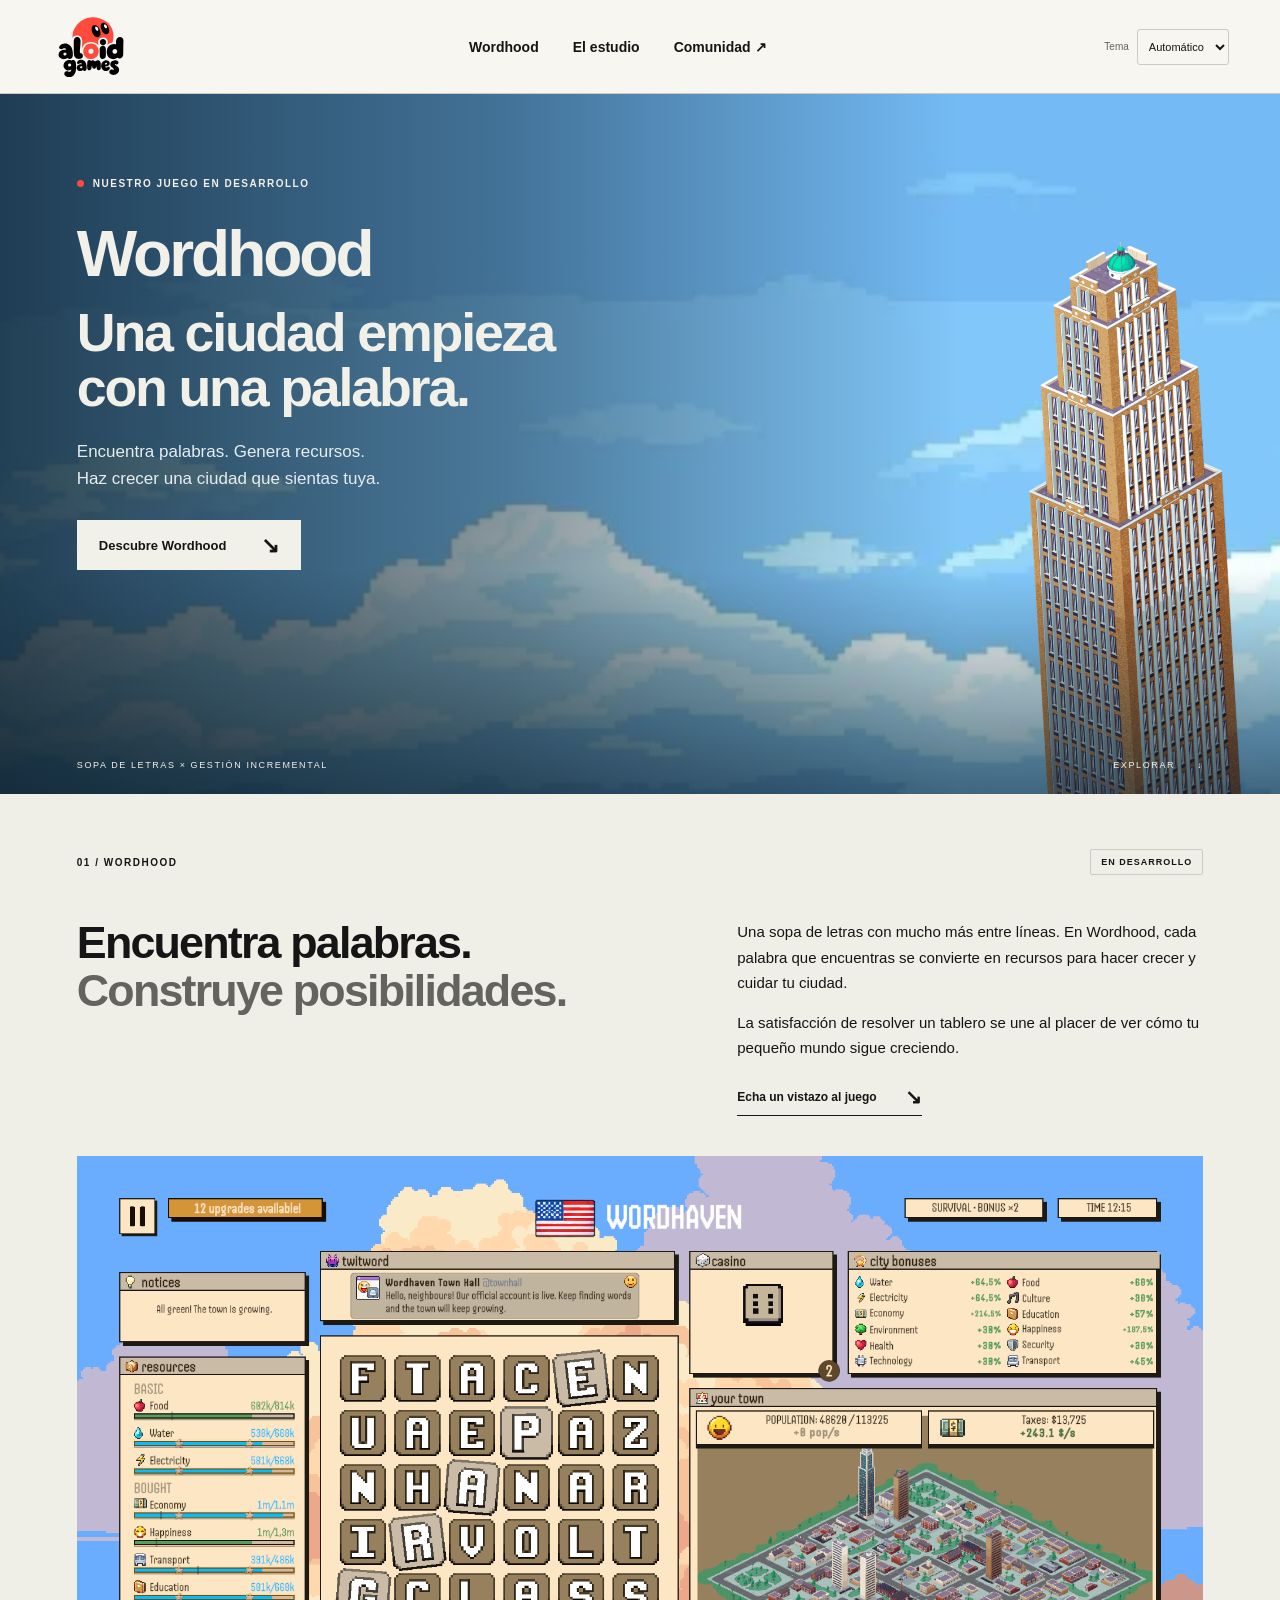
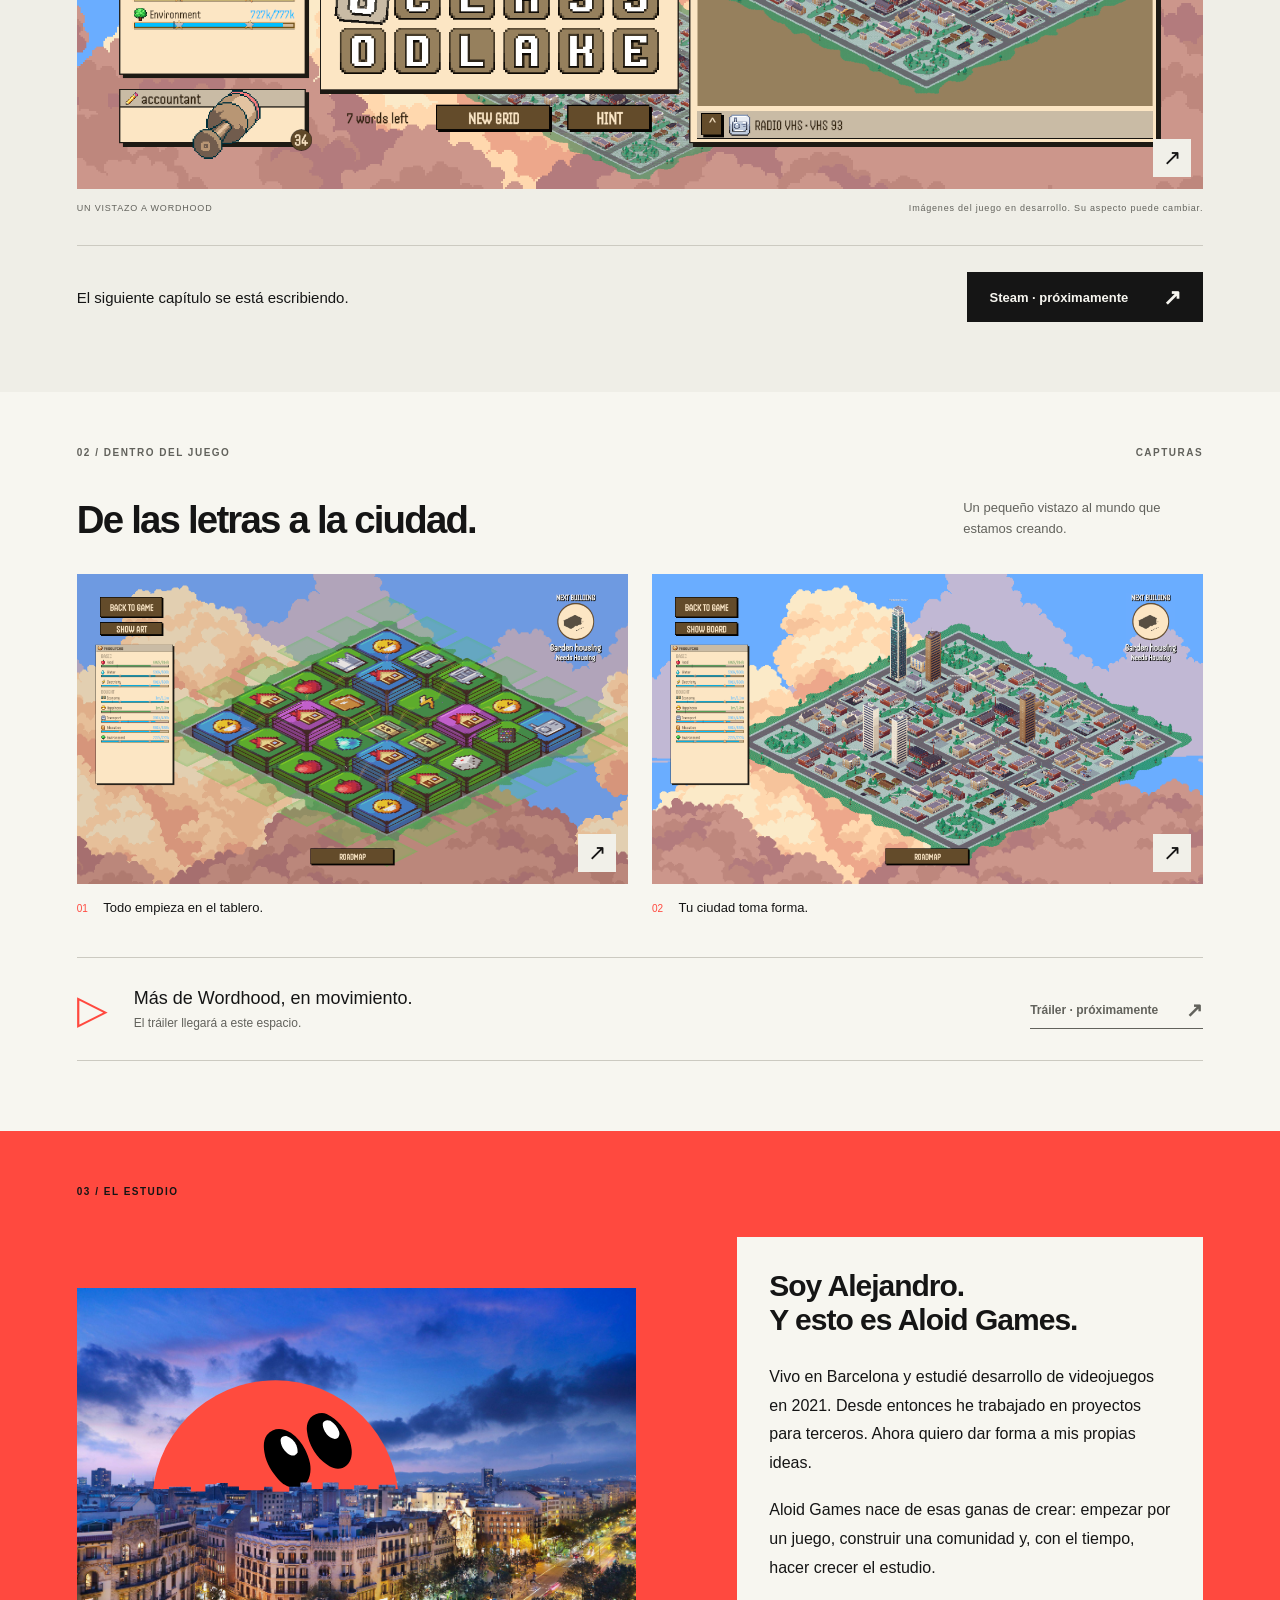
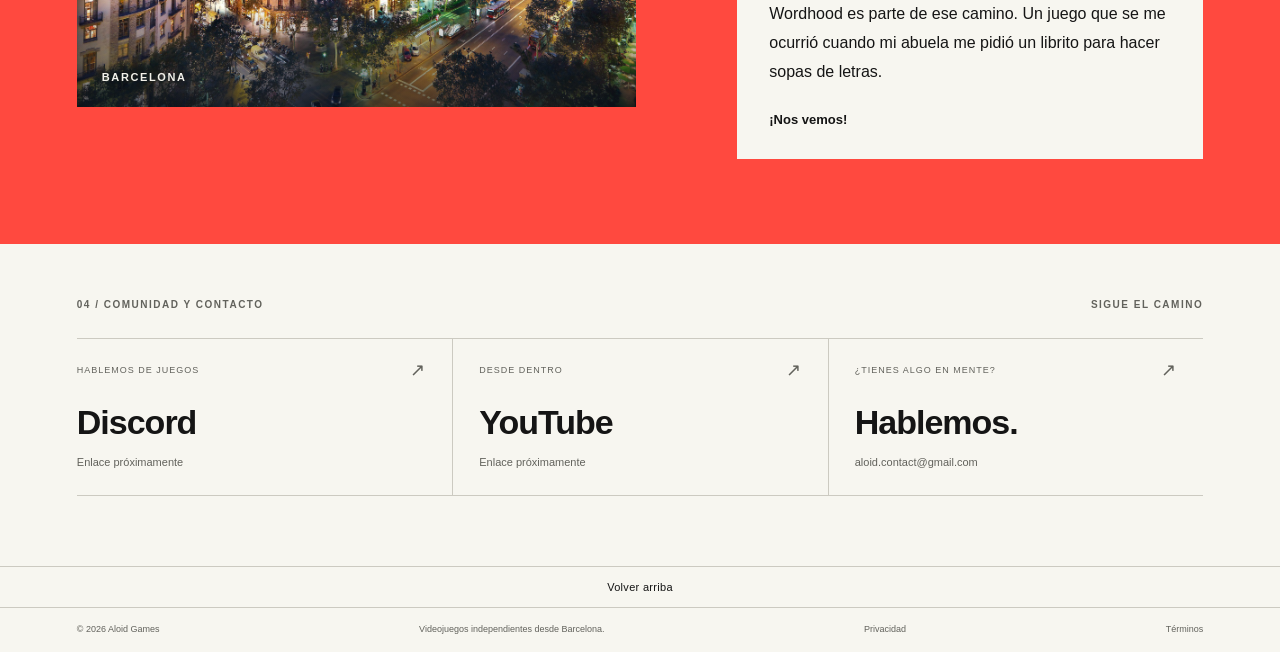
<file: docs/index.html>
<!doctype html>
<html lang="es">
<head>
  <meta charset="utf-8">
  <meta name="viewport" content="width=device-width, initial-scale=1">
  <meta name="theme-color" content="#151515">
  <meta name="description" content="Aloid Games, estudio indie de Barcelona. Descubre Wordhood: encuentra palabras, genera recursos y haz crecer tu ciudad.">
  <meta property="og:title" content="Aloid Games — Juegos con algo propio">
  <meta property="og:description" content="Descubre Wordhood. Una ciudad empieza con una palabra.">
  <meta property="og:type" content="website">
  <title>Aloid Games — Wordhood</title>
  <link rel="icon" href="assets/aloid-color.svg" type="image/svg+xml">
  <script src="theme.js"></script>
  <link rel="stylesheet" href="styles.css">
  <link rel="stylesheet" href="themes.css">
  <script src="config.js" defer></script>
  <script src="main.js" defer></script>
</head>
<body id="top">
  <a class="skip" href="#contenido">Saltar al contenido</a>
  <header class="header">
    <a href="#inicio" class="brand" aria-label="Aloid Games, inicio"><img class="logo-on-dark" src="assets/aloid-white.svg" alt="Aloid Games" width="80" height="80"><img class="logo-on-light" src="assets/aloid-color.svg" alt="Aloid Games" width="80" height="80"></a>
    <nav aria-label="Navegación principal"><a href="#wordhood">Wordhood</a><a href="#estudio">El estudio</a><a href="#comunidad">Comunidad <span aria-hidden="true">↗</span></a></nav>
    <div class="header-tools"><label class="theme-control" for="theme-select"><span>Tema</span><select id="theme-select" aria-label="Tema de la web"><option value="auto">Automático</option><option value="light">Claro</option><option value="dark">Oscuro</option></select></label></div>
  </header>
  <main id="contenido">
    <section class="hero" id="inicio" aria-labelledby="hero-title">
      <img class="hero-art" src="assets/wordhood-hero.png" alt="Ilustración de Wordhood: un rascacielos entre nubes de pixel art" fetchpriority="high" width="3840" height="1240">
      <div class="hero-shade"></div>
      <div class="hero-content"><p class="eyebrow"><span class="dot"></span> NUESTRO JUEGO EN DESARROLLO</p><p class="game-name">Wordhood</p><h1 id="hero-title">Una ciudad empieza<br>con una palabra.</h1><p class="hero-description">Encuentra palabras. Genera recursos.<br>Haz crecer una ciudad que sientas tuya.</p><a class="button light" href="#wordhood">Descubre Wordhood <span aria-hidden="true">↘</span></a></div>
      <div class="hero-bottom"><span>SOPA DE LETRAS × GESTIÓN INCREMENTAL</span><a href="#wordhood" aria-label="Desplazarse a Wordhood">EXPLORAR <span aria-hidden="true">↓</span></a></div>
    </section>
    <section class="game-section section-pad" id="wordhood" aria-labelledby="game-title">
      <div class="section-label"><span>01 / WORDHOOD</span><span class="status">EN DESARROLLO</span></div>
      <div class="game-intro"><h2 id="game-title">Encuentra palabras.<br><span>Construye posibilidades.</span></h2><div><p>Una sopa de letras con mucho más entre líneas. En Wordhood, cada palabra que encuentras se convierte en recursos para hacer crecer y cuidar tu ciudad.</p><p>La satisfacción de resolver un tablero se une al placer de ver cómo tu pequeño mundo sigue creciendo.</p><a class="text-link" href="#capturas">Echa un vistazo al juego <span aria-hidden="true">↘</span></a></div></div>
      <figure class="gameplay"><button class="image-button" data-image="assets/wordhood-partida.png" data-caption="Una partida de Wordhood" aria-label="Ampliar captura de una partida de Wordhood"><img src="assets/wordhood-partida.png" alt="Captura de Wordhood: tablero de letras, recursos y una ciudad isométrica" loading="lazy" width="1920" height="1080"><span class="expand" aria-hidden="true">↗</span></button><figcaption><span>UN VISTAZO A WORDHOOD</span><span>Imágenes del juego en desarrollo. Su aspecto puede cambiar.</span></figcaption></figure>
      <div class="steam-row"><p>El siguiente capítulo se está escribiendo.</p><a class="button dark" data-link="steam" aria-disabled="true">Steam · próximamente <span aria-hidden="true">↗</span></a></div>
    </section>
    <section class="media-section section-pad" id="capturas" aria-labelledby="media-title"><div class="section-label"><span>02 / DENTRO DEL JUEGO</span><span>CAPTURAS</span></div><div class="media-heading"><h2 id="media-title">De las letras a la ciudad.</h2><p>Un pequeño vistazo al mundo que estamos creando.</p></div><div class="gallery"><figure><button class="image-button" data-image="assets/wordhood-tablero.png" data-caption="El tablero de Wordhood" aria-label="Ampliar captura del tablero"><img src="assets/wordhood-tablero.png" alt="Detalle del tablero de letras de Wordhood" width="1920" height="1080" loading="lazy"><span class="expand" aria-hidden="true">↗</span></button><figcaption><span>01</span> Todo empieza en el tablero.</figcaption></figure><figure><button class="image-button" data-image="assets/wordhood-ciudad.png" data-caption="La ciudad de Wordhood" aria-label="Ampliar captura de la ciudad"><img src="assets/wordhood-ciudad.png" alt="Vista de la ciudad en Wordhood" width="1920" height="1080" loading="lazy"><span class="expand" aria-hidden="true">↗</span></button><figcaption><span>02</span> Tu ciudad toma forma.</figcaption></figure></div><div class="trailer" id="trailer"><span class="play-symbol" aria-hidden="true">▷</span><div><h3>Más de Wordhood, en movimiento.</h3><p id="trailer-description">El tráiler llegará a este espacio.</p></div><a data-link="trailer" class="text-link" aria-disabled="true">Tráiler · próximamente <span aria-hidden="true">↗</span></a></div></section>
    <section class="about section-pad" id="estudio" aria-labelledby="studio-title"><div class="section-label"><span>03 / EL ESTUDIO</span></div><div class="about-grid"><figure class="studio-photo"><img class="barcelona-photo" src="assets/barcelona.jpg" alt="Barcelona al anochecer, con sus edificios y el paseo iluminado" width="2481" height="1861" loading="lazy"><img class="studio-mascot" src="assets/aloid-mascota.svg" alt="La mascota de Aloid Games asoma detrás de los tejados de Barcelona" width="512" height="512" loading="lazy"><img class="barcelona-foreground" src="assets/barcelona.jpg" alt="" aria-hidden="true" width="2481" height="1861" loading="lazy"><figcaption>BARCELONA </figcaption></figure><div class="about-copy"><h2 class="lead" id="studio-title">Soy Alejandro.<br>Y esto es Aloid Games.</h2><p>Vivo en Barcelona y estudié desarrollo de videojuegos en 2021. Desde entonces he trabajado en proyectos para terceros. Ahora quiero dar forma a mis propias ideas.</p><p>Aloid Games nace de esas ganas de crear: empezar por un juego, construir una comunidad y, con el tiempo, hacer crecer el estudio.</p><p>Wordhood es parte de ese camino. Un juego que se me ocurrió cuando mi abuela me pidió un librito para hacer sopas de letras.</p><span class="signature">¡Nos vemos!</span></div></div></section>
    <section class="community section-pad" id="comunidad" aria-labelledby="community-title"><div class="section-label"><span>04 / COMUNIDAD Y CONTACTO</span><span>SIGUE EL CAMINO</span></div><h2 id="community-title" class="visually-hidden">Comunidad y contacto</h2><div class="socials"><a data-link="discord" aria-disabled="true"><span class="social-top">HABLEMOS DE JUEGOS <span aria-hidden="true">↗</span></span><span class="social-name">Discord</span><span class="social-status">Enlace próximamente</span></a><a data-link="youtube" aria-disabled="true"><span class="social-top">DESDE DENTRO <span aria-hidden="true">↗</span></span><span class="social-name">YouTube</span><span class="social-status">Enlace próximamente</span></a><a data-link="email" aria-disabled="true"><span class="social-top">¿TIENES ALGO EN MENTE? <span aria-hidden="true">↗</span></span><span class="social-name">Hablemos.</span><span class="social-status">Contacto próximamente</span></a></div></section>
  </main>
  <footer><a class="back-to-top" href="#top">Volver arriba</a><div class="footer-bottom"><span>© <span id="year">2026</span> Aloid Games</span><span>Videojuegos independientes desde Barcelona.</span><a href="wordhood/privacy/">Privacidad</a><a href="wordhood/terms/">Términos</a></div></footer>
  <dialog id="lightbox" aria-labelledby="lightbox-caption"><div class="lightbox-top"><p id="lightbox-caption"></p><button class="close-modal" aria-label="Cerrar captura">Cerrar ×</button></div><img id="lightbox-image" alt=""></dialog>
</body>
</html>
</file>
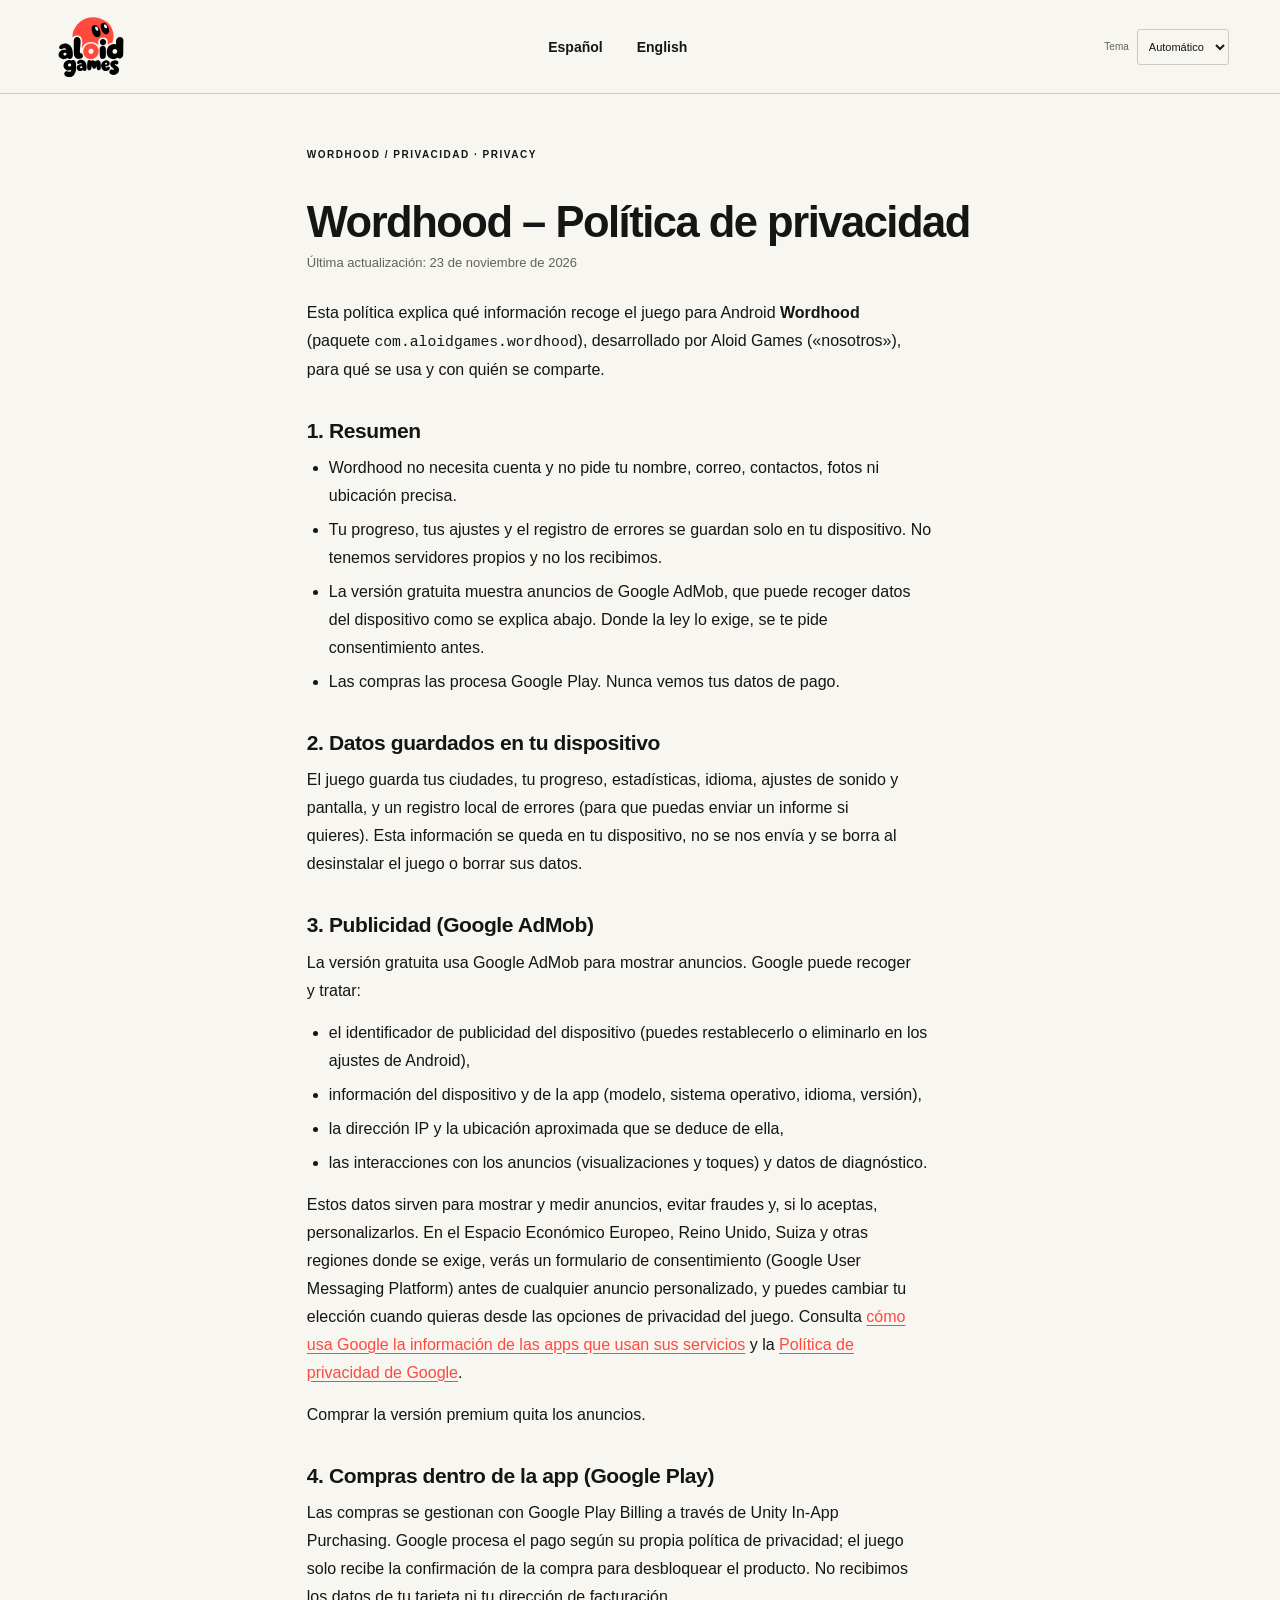
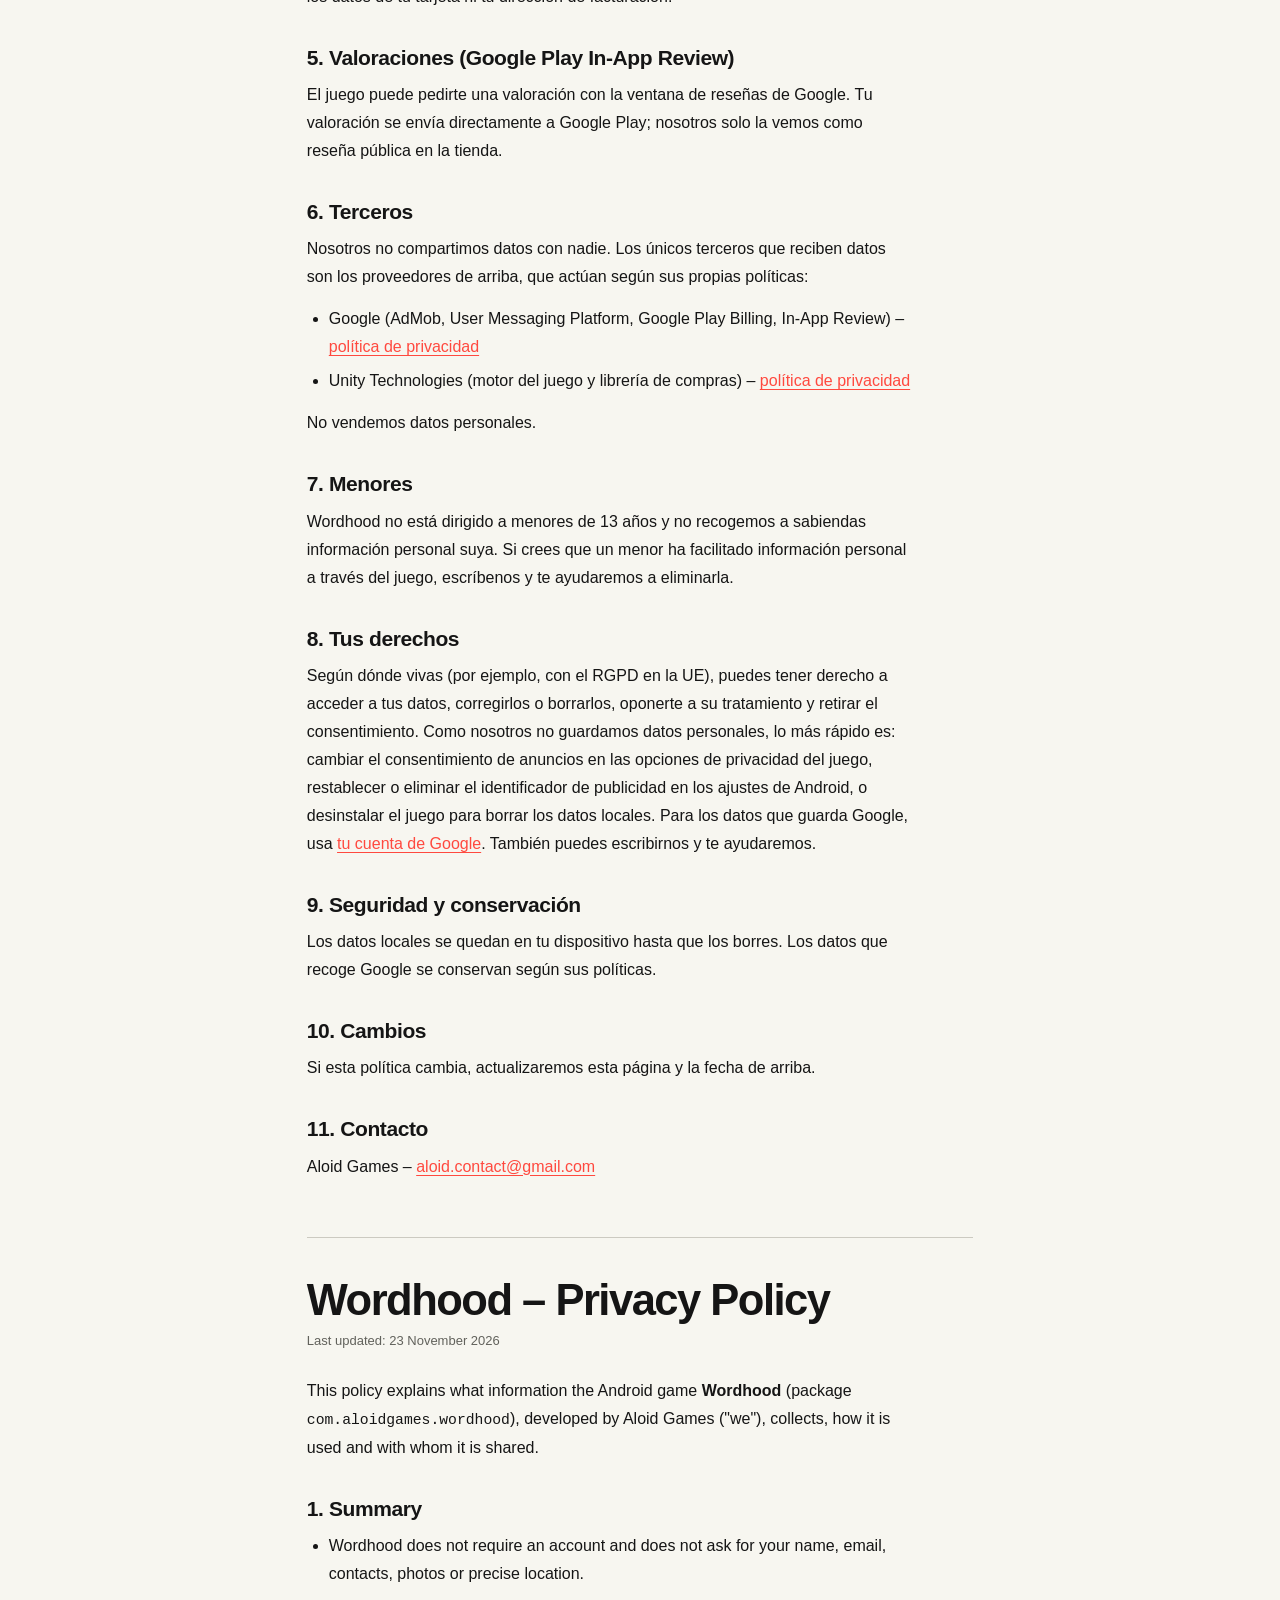
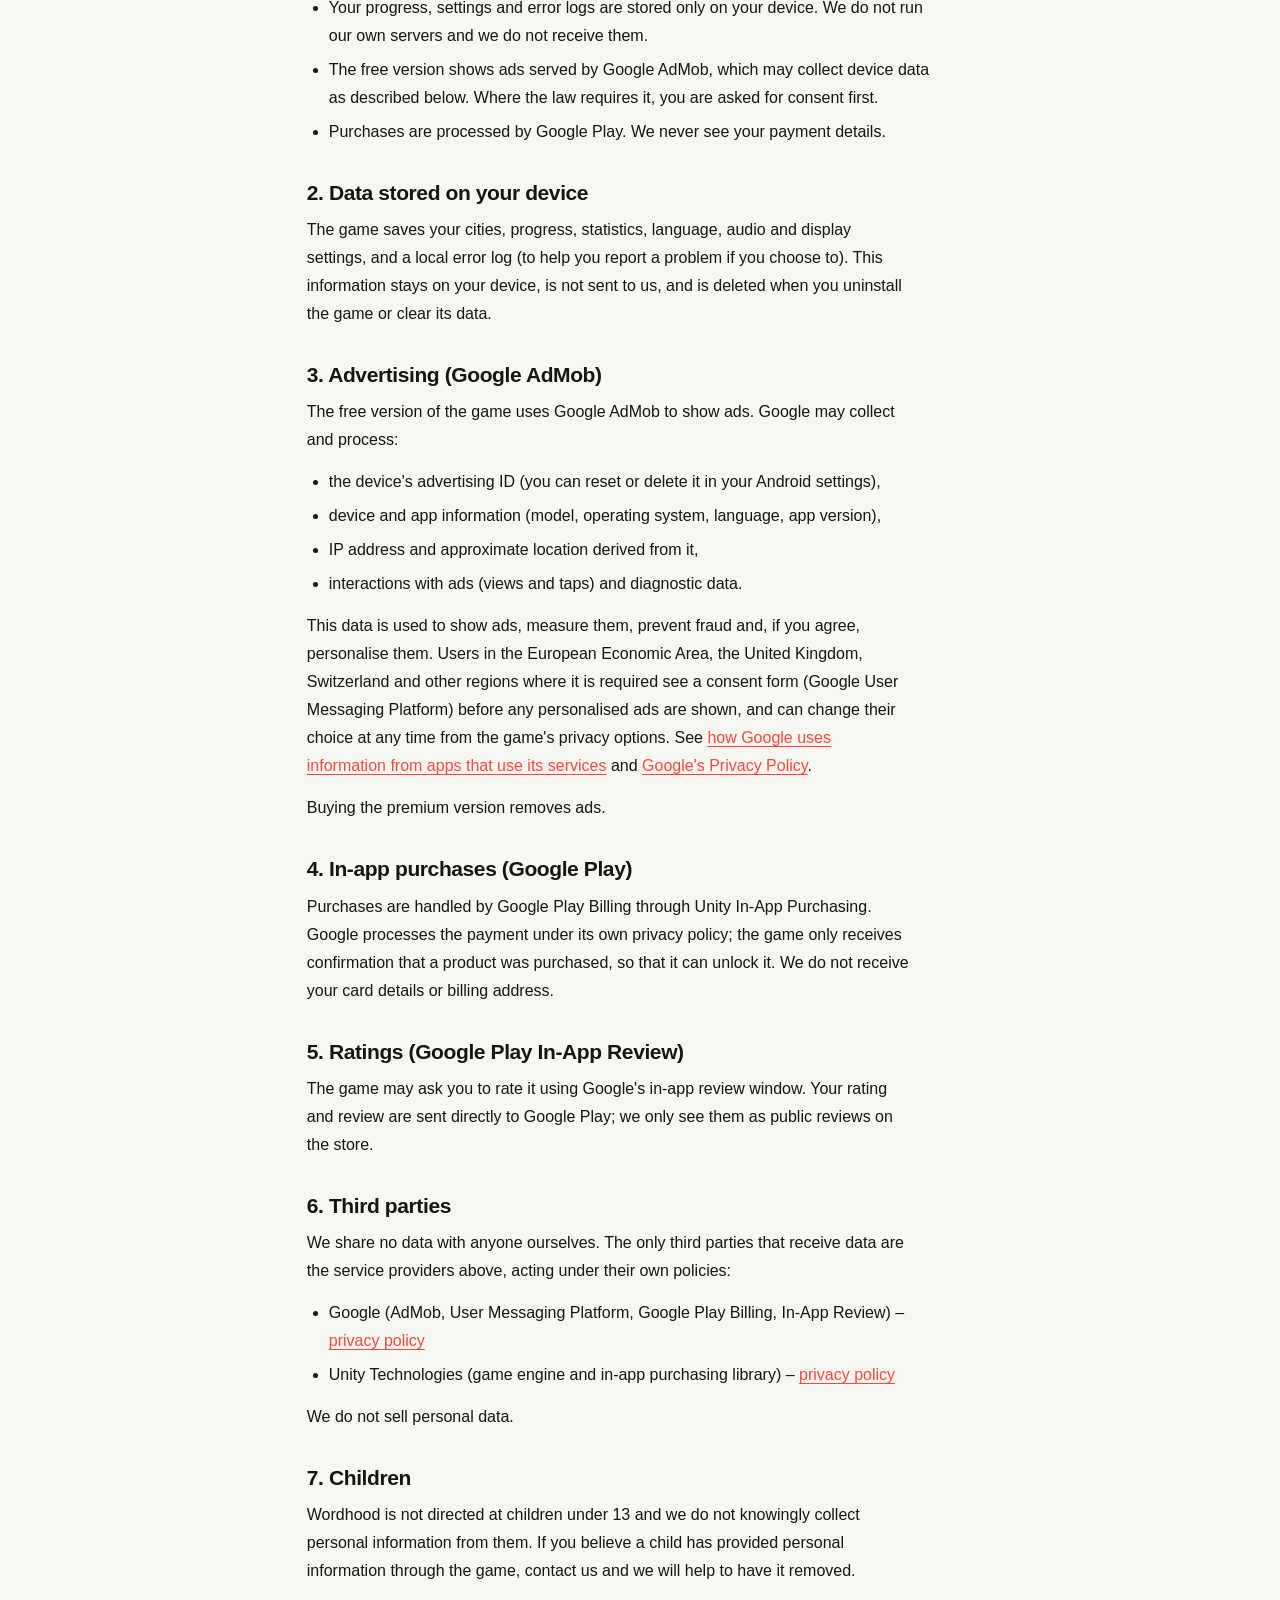
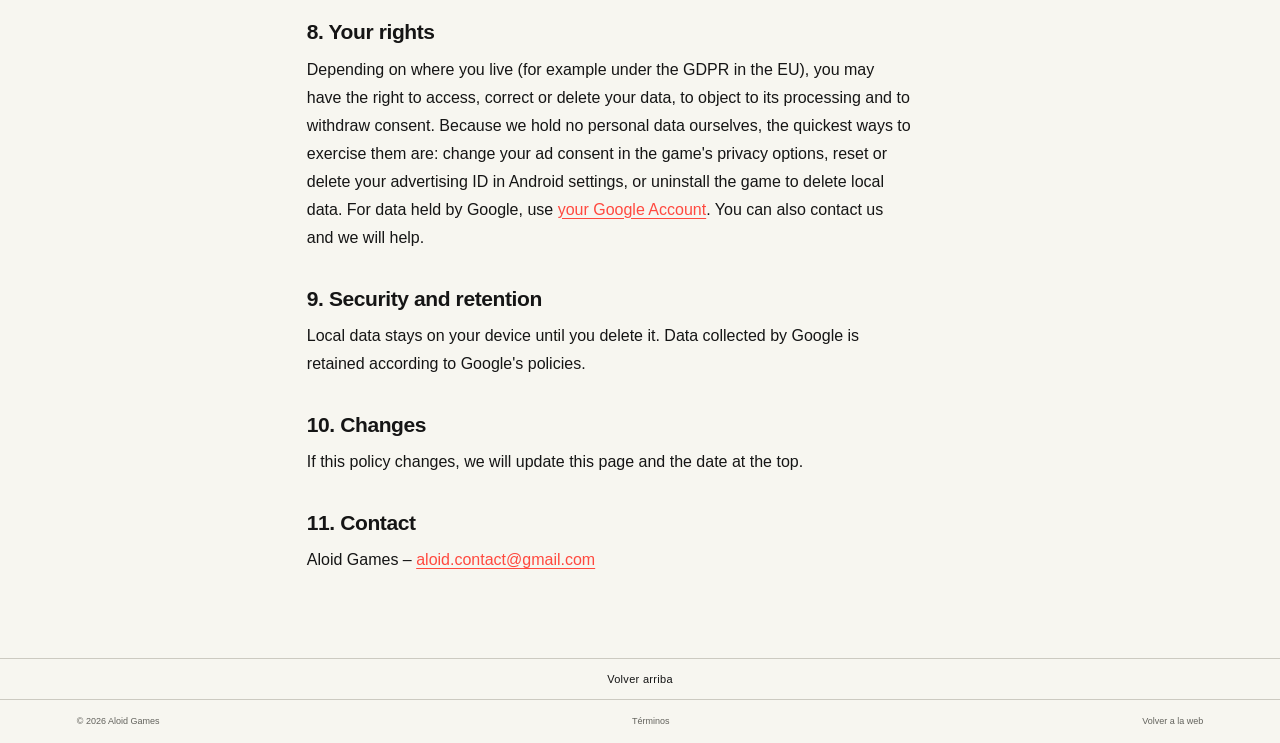
<file: docs/wordhood/privacy/index.html>
<!doctype html>
<html lang="es">
<head>
  <meta charset="utf-8">
  <meta name="viewport" content="width=device-width, initial-scale=1">
  <meta name="theme-color" content="#151515">
  <meta name="description" content="Política de privacidad de Wordhood, de Aloid Games. Privacy policy of Wordhood.">
  <title>Wordhood — Privacidad · Privacy</title>
  <link rel="icon" href="../../assets/aloid-color.svg" type="image/svg+xml">
  <script src="../../theme.js"></script>
  <link rel="stylesheet" href="../../styles.css">
  <link rel="stylesheet" href="../../themes.css">
  <link rel="stylesheet" href="../../legal.css">
</head>
<body id="top">
  <a class="skip" href="#contenido">Saltar al contenido</a>
  <header class="header">
    <a href="../../" class="brand" aria-label="Aloid Games, inicio"><img class="logo-on-dark" src="../../assets/aloid-white.svg" alt="Aloid Games" width="80" height="80"><img class="logo-on-light" src="../../assets/aloid-color.svg" alt="Aloid Games" width="80" height="80"></a>
    <nav aria-label="Idioma de la política"><a href="#es">Español</a><a href="#en">English</a></nav>
    <div class="header-tools"><label class="theme-control" for="theme-select"><span>Tema</span><select id="theme-select" aria-label="Tema de la web"><option value="auto">Automático</option><option value="light">Claro</option><option value="dark">Oscuro</option></select></label></div>
  </header>
  <main id="contenido" class="legal section-pad">
    <div class="section-label"><span>WORDHOOD / PRIVACIDAD · PRIVACY</span></div>
    <article id="es" lang="es">
<h1>Wordhood – Política de privacidad</h1>
<p class="meta">Última actualización: 23 de noviembre de 2026</p>

<p>Esta política explica qué información recoge el juego para Android <strong>Wordhood</strong> (paquete <code>com.aloidgames.wordhood</code>), desarrollado por Aloid Games («nosotros»), para qué se usa y con quién se comparte.</p>

<h2>1. Resumen</h2>
<ul>
  <li>Wordhood no necesita cuenta y no pide tu nombre, correo, contactos, fotos ni ubicación precisa.</li>
  <li>Tu progreso, tus ajustes y el registro de errores se guardan solo en tu dispositivo. No tenemos servidores propios y no los recibimos.</li>
  <li>La versión gratuita muestra anuncios de Google AdMob, que puede recoger datos del dispositivo como se explica abajo. Donde la ley lo exige, se te pide consentimiento antes.</li>
  <li>Las compras las procesa Google Play. Nunca vemos tus datos de pago.</li>
</ul>

<h2>2. Datos guardados en tu dispositivo</h2>
<p>El juego guarda tus ciudades, tu progreso, estadísticas, idioma, ajustes de sonido y pantalla, y un registro local de errores (para que puedas enviar un informe si quieres). Esta información se queda en tu dispositivo, no se nos envía y se borra al desinstalar el juego o borrar sus datos.</p>

<h2>3. Publicidad (Google AdMob)</h2>
<p>La versión gratuita usa Google AdMob para mostrar anuncios. Google puede recoger y tratar:</p>
<ul>
  <li>el identificador de publicidad del dispositivo (puedes restablecerlo o eliminarlo en los ajustes de Android),</li>
  <li>información del dispositivo y de la app (modelo, sistema operativo, idioma, versión),</li>
  <li>la dirección IP y la ubicación aproximada que se deduce de ella,</li>
  <li>las interacciones con los anuncios (visualizaciones y toques) y datos de diagnóstico.</li>
</ul>
<p>Estos datos sirven para mostrar y medir anuncios, evitar fraudes y, si lo aceptas, personalizarlos. En el Espacio Económico Europeo, Reino Unido, Suiza y otras regiones donde se exige, verás un formulario de consentimiento (Google User Messaging Platform) antes de cualquier anuncio personalizado, y puedes cambiar tu elección cuando quieras desde las opciones de privacidad del juego. Consulta <a href="https://policies.google.com/technologies/partner-sites?hl=es">cómo usa Google la información de las apps que usan sus servicios</a> y la <a href="https://policies.google.com/privacy?hl=es">Política de privacidad de Google</a>.</p>
<p>Comprar la versión premium quita los anuncios.</p>

<h2>4. Compras dentro de la app (Google Play)</h2>
<p>Las compras se gestionan con Google Play Billing a través de Unity In-App Purchasing. Google procesa el pago según su propia política de privacidad; el juego solo recibe la confirmación de la compra para desbloquear el producto. No recibimos los datos de tu tarjeta ni tu dirección de facturación.</p>

<h2>5. Valoraciones (Google Play In-App Review)</h2>
<p>El juego puede pedirte una valoración con la ventana de reseñas de Google. Tu valoración se envía directamente a Google Play; nosotros solo la vemos como reseña pública en la tienda.</p>

<h2>6. Terceros</h2>
<p>Nosotros no compartimos datos con nadie. Los únicos terceros que reciben datos son los proveedores de arriba, que actúan según sus propias políticas:</p>
<ul>
  <li>Google (AdMob, User Messaging Platform, Google Play Billing, In-App Review) – <a href="https://policies.google.com/privacy?hl=es">política de privacidad</a></li>
  <li>Unity Technologies (motor del juego y librería de compras) – <a href="https://unity.com/legal/privacy-policy">política de privacidad</a></li>
</ul>
<p>No vendemos datos personales.</p>

<h2>7. Menores</h2>
<p>Wordhood no está dirigido a menores de 13 años y no recogemos a sabiendas información personal suya. Si crees que un menor ha facilitado información personal a través del juego, escríbenos y te ayudaremos a eliminarla.</p>

<h2>8. Tus derechos</h2>
<p>Según dónde vivas (por ejemplo, con el RGPD en la UE), puedes tener derecho a acceder a tus datos, corregirlos o borrarlos, oponerte a su tratamiento y retirar el consentimiento. Como nosotros no guardamos datos personales, lo más rápido es: cambiar el consentimiento de anuncios en las opciones de privacidad del juego, restablecer o eliminar el identificador de publicidad en los ajustes de Android, o desinstalar el juego para borrar los datos locales. Para los datos que guarda Google, usa <a href="https://myaccount.google.com/">tu cuenta de Google</a>. También puedes escribirnos y te ayudaremos.</p>

<h2>9. Seguridad y conservación</h2>
<p>Los datos locales se quedan en tu dispositivo hasta que los borres. Los datos que recoge Google se conservan según sus políticas.</p>

<h2>10. Cambios</h2>
<p>Si esta política cambia, actualizaremos esta página y la fecha de arriba.</p>

<h2>11. Contacto</h2>
<p>Aloid Games – <a href="mailto:aloid.contact@gmail.com">aloid.contact@gmail.com</a></p>
</article>
    <article id="en" lang="en">
<h1>Wordhood – Privacy Policy</h1>
<p class="meta">Last updated: 23 November 2026</p>

<p>This policy explains what information the Android game <strong>Wordhood</strong> (package <code>com.aloidgames.wordhood</code>), developed by Aloid Games ("we"), collects, how it is used and with whom it is shared.</p>

<h2>1. Summary</h2>
<ul>
  <li>Wordhood does not require an account and does not ask for your name, email, contacts, photos or precise location.</li>
  <li>Your progress, settings and error logs are stored only on your device. We do not run our own servers and we do not receive them.</li>
  <li>The free version shows ads served by Google AdMob, which may collect device data as described below. Where the law requires it, you are asked for consent first.</li>
  <li>Purchases are processed by Google Play. We never see your payment details.</li>
</ul>

<h2>2. Data stored on your device</h2>
<p>The game saves your cities, progress, statistics, language, audio and display settings, and a local error log (to help you report a problem if you choose to). This information stays on your device, is not sent to us, and is deleted when you uninstall the game or clear its data.</p>

<h2>3. Advertising (Google AdMob)</h2>
<p>The free version of the game uses Google AdMob to show ads. Google may collect and process:</p>
<ul>
  <li>the device's advertising ID (you can reset or delete it in your Android settings),</li>
  <li>device and app information (model, operating system, language, app version),</li>
  <li>IP address and approximate location derived from it,</li>
  <li>interactions with ads (views and taps) and diagnostic data.</li>
</ul>
<p>This data is used to show ads, measure them, prevent fraud and, if you agree, personalise them. Users in the European Economic Area, the United Kingdom, Switzerland and other regions where it is required see a consent form (Google User Messaging Platform) before any personalised ads are shown, and can change their choice at any time from the game's privacy options. See <a href="https://policies.google.com/technologies/partner-sites">how Google uses information from apps that use its services</a> and <a href="https://policies.google.com/privacy">Google's Privacy Policy</a>.</p>
<p>Buying the premium version removes ads.</p>

<h2>4. In-app purchases (Google Play)</h2>
<p>Purchases are handled by Google Play Billing through Unity In-App Purchasing. Google processes the payment under its own privacy policy; the game only receives confirmation that a product was purchased, so that it can unlock it. We do not receive your card details or billing address.</p>

<h2>5. Ratings (Google Play In-App Review)</h2>
<p>The game may ask you to rate it using Google's in-app review window. Your rating and review are sent directly to Google Play; we only see them as public reviews on the store.</p>

<h2>6. Third parties</h2>
<p>We share no data with anyone ourselves. The only third parties that receive data are the service providers above, acting under their own policies:</p>
<ul>
  <li>Google (AdMob, User Messaging Platform, Google Play Billing, In-App Review) – <a href="https://policies.google.com/privacy">privacy policy</a></li>
  <li>Unity Technologies (game engine and in-app purchasing library) – <a href="https://unity.com/legal/privacy-policy">privacy policy</a></li>
</ul>
<p>We do not sell personal data.</p>

<h2>7. Children</h2>
<p>Wordhood is not directed at children under 13 and we do not knowingly collect personal information from them. If you believe a child has provided personal information through the game, contact us and we will help to have it removed.</p>

<h2>8. Your rights</h2>
<p>Depending on where you live (for example under the GDPR in the EU), you may have the right to access, correct or delete your data, to object to its processing and to withdraw consent. Because we hold no personal data ourselves, the quickest ways to exercise them are: change your ad consent in the game's privacy options, reset or delete your advertising ID in Android settings, or uninstall the game to delete local data. For data held by Google, use <a href="https://myaccount.google.com/">your Google Account</a>. You can also contact us and we will help.</p>

<h2>9. Security and retention</h2>
<p>Local data stays on your device until you delete it. Data collected by Google is retained according to Google's policies.</p>

<h2>10. Changes</h2>
<p>If this policy changes, we will update this page and the date at the top.</p>

<h2>11. Contact</h2>
<p>Aloid Games – <a href="mailto:aloid.contact@gmail.com">aloid.contact@gmail.com</a></p>
</article>
  </main>
  <footer><a class="back-to-top" href="#top">Volver arriba</a><div class="footer-bottom"><span>© 2026 Aloid Games</span><a href="../terms/">Términos</a><a href="../../">Volver a la web</a></div></footer>
</body>
</html>
</file>
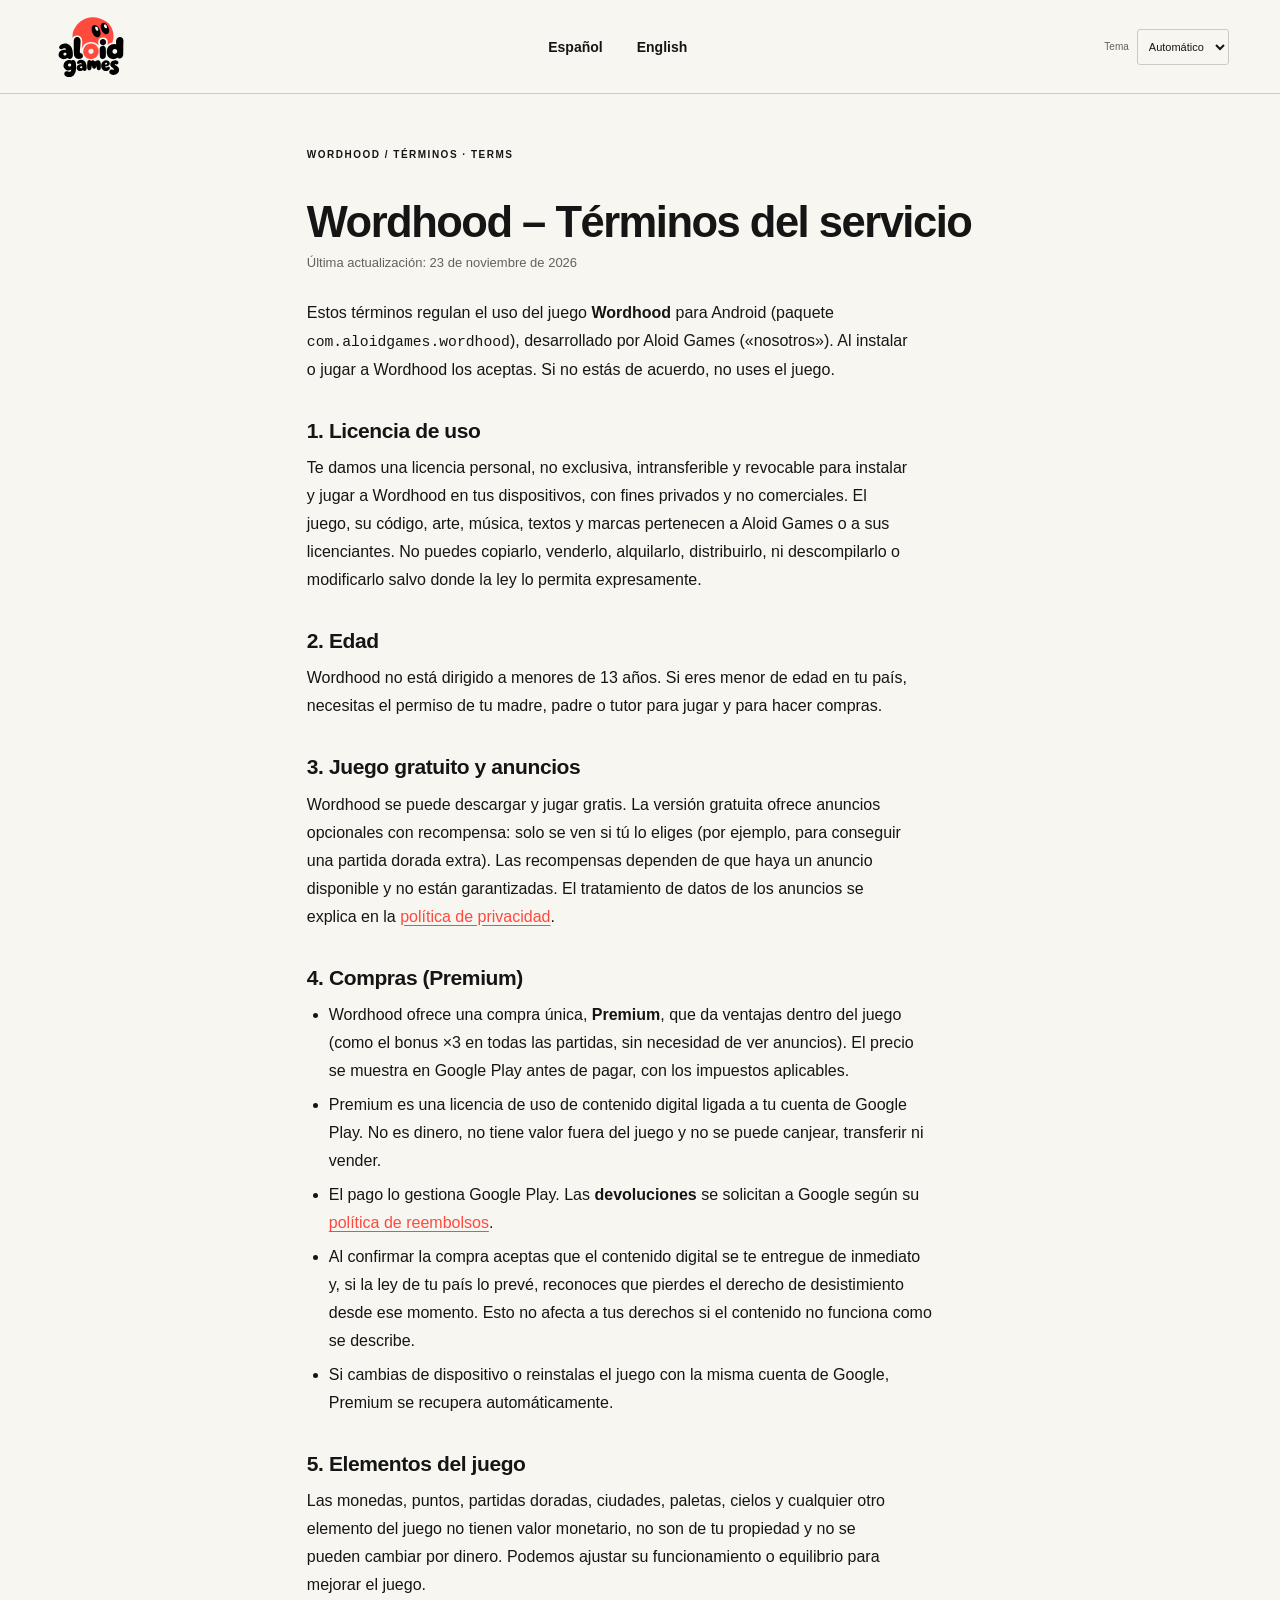
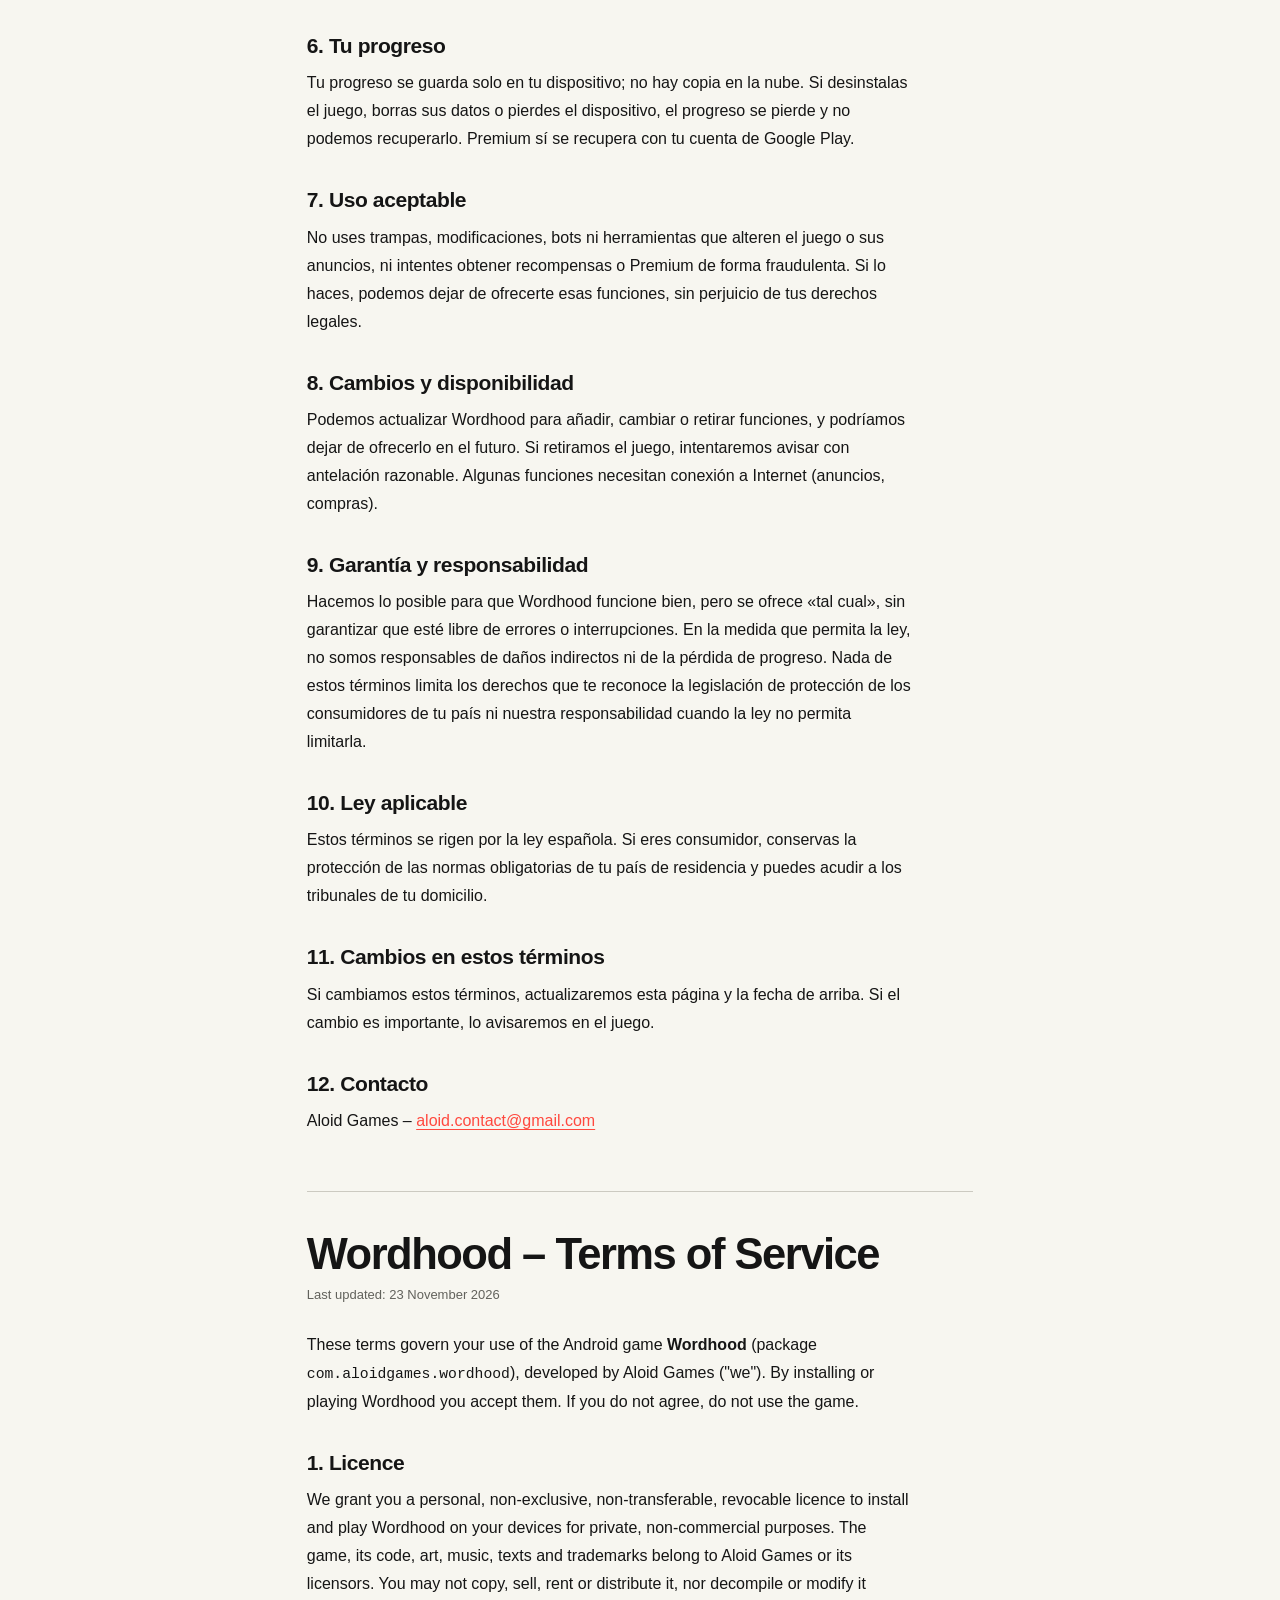
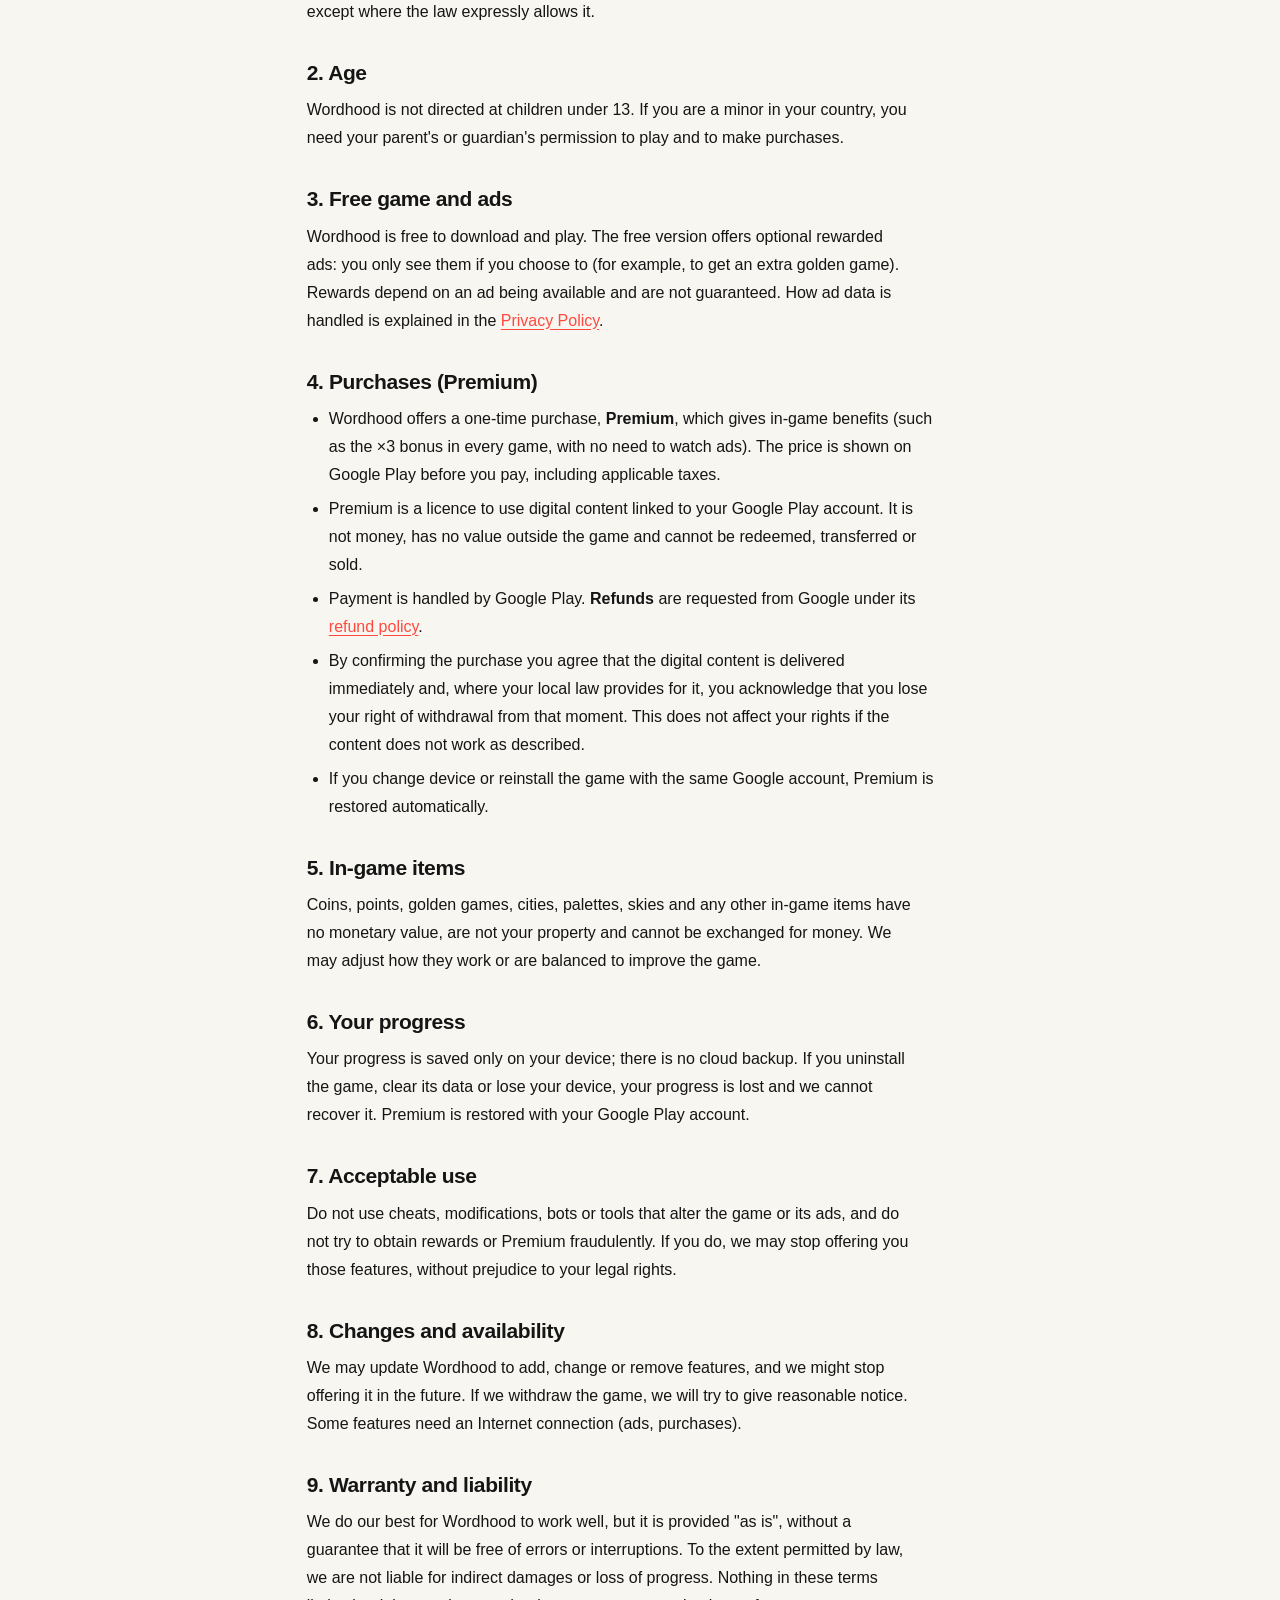
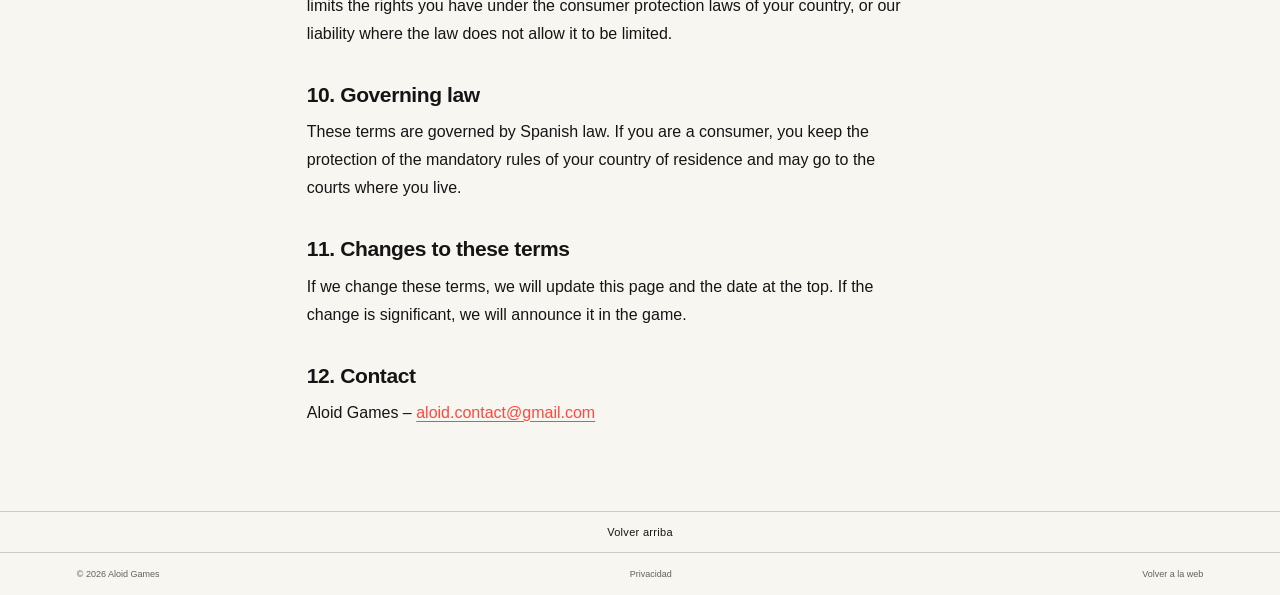
<file: docs/wordhood/terms/index.html>
<!doctype html>
<html lang="es">
<head>
  <meta charset="utf-8">
  <meta name="viewport" content="width=device-width, initial-scale=1">
  <meta name="theme-color" content="#151515">
  <meta name="description" content="Términos del servicio de Wordhood, de Aloid Games. Terms of Service of Wordhood.">
  <title>Wordhood — Términos · Terms</title>
  <link rel="icon" href="../../assets/aloid-color.svg" type="image/svg+xml">
  <script src="../../theme.js"></script>
  <link rel="stylesheet" href="../../styles.css">
  <link rel="stylesheet" href="../../themes.css">
  <link rel="stylesheet" href="../../legal.css">
</head>
<body id="top">
  <a class="skip" href="#contenido">Saltar al contenido</a>
  <header class="header">
    <a href="../../" class="brand" aria-label="Aloid Games, inicio"><img class="logo-on-dark" src="../../assets/aloid-white.svg" alt="Aloid Games" width="80" height="80"><img class="logo-on-light" src="../../assets/aloid-color.svg" alt="Aloid Games" width="80" height="80"></a>
    <nav aria-label="Idioma de los términos"><a href="#es">Español</a><a href="#en">English</a></nav>
    <div class="header-tools"><label class="theme-control" for="theme-select"><span>Tema</span><select id="theme-select" aria-label="Tema de la web"><option value="auto">Automático</option><option value="light">Claro</option><option value="dark">Oscuro</option></select></label></div>
  </header>
  <main id="contenido" class="legal section-pad">
    <div class="section-label"><span>WORDHOOD / TÉRMINOS · TERMS</span></div>

    <article id="es" lang="es">
<h1>Wordhood – Términos del servicio</h1>
<p class="meta">Última actualización: 23 de noviembre de 2026</p>

<p>Estos términos regulan el uso del juego <strong>Wordhood</strong> para Android (paquete <code>com.aloidgames.wordhood</code>), desarrollado por Aloid Games («nosotros»). Al instalar o jugar a Wordhood los aceptas. Si no estás de acuerdo, no uses el juego.</p>

<h2>1. Licencia de uso</h2>
<p>Te damos una licencia personal, no exclusiva, intransferible y revocable para instalar y jugar a Wordhood en tus dispositivos, con fines privados y no comerciales. El juego, su código, arte, música, textos y marcas pertenecen a Aloid Games o a sus licenciantes. No puedes copiarlo, venderlo, alquilarlo, distribuirlo, ni descompilarlo o modificarlo salvo donde la ley lo permita expresamente.</p>

<h2>2. Edad</h2>
<p>Wordhood no está dirigido a menores de 13 años. Si eres menor de edad en tu país, necesitas el permiso de tu madre, padre o tutor para jugar y para hacer compras.</p>

<h2>3. Juego gratuito y anuncios</h2>
<p>Wordhood se puede descargar y jugar gratis. La versión gratuita ofrece anuncios opcionales con recompensa: solo se ven si tú lo eliges (por ejemplo, para conseguir una partida dorada extra). Las recompensas dependen de que haya un anuncio disponible y no están garantizadas. El tratamiento de datos de los anuncios se explica en la <a href="../privacy/">política de privacidad</a>.</p>

<h2>4. Compras (Premium)</h2>
<ul>
  <li>Wordhood ofrece una compra única, <strong>Premium</strong>, que da ventajas dentro del juego (como el bonus ×3 en todas las partidas, sin necesidad de ver anuncios). El precio se muestra en Google Play antes de pagar, con los impuestos aplicables.</li>
  <li>Premium es una licencia de uso de contenido digital ligada a tu cuenta de Google Play. No es dinero, no tiene valor fuera del juego y no se puede canjear, transferir ni vender.</li>
  <li>El pago lo gestiona Google Play. Las <strong>devoluciones</strong> se solicitan a Google según su <a href="https://support.google.com/googleplay/answer/2479637?hl=es">política de reembolsos</a>.</li>
  <li>Al confirmar la compra aceptas que el contenido digital se te entregue de inmediato y, si la ley de tu país lo prevé, reconoces que pierdes el derecho de desistimiento desde ese momento. Esto no afecta a tus derechos si el contenido no funciona como se describe.</li>
  <li>Si cambias de dispositivo o reinstalas el juego con la misma cuenta de Google, Premium se recupera automáticamente.</li>
</ul>

<h2>5. Elementos del juego</h2>
<p>Las monedas, puntos, partidas doradas, ciudades, paletas, cielos y cualquier otro elemento del juego no tienen valor monetario, no son de tu propiedad y no se pueden cambiar por dinero. Podemos ajustar su funcionamiento o equilibrio para mejorar el juego.</p>

<h2>6. Tu progreso</h2>
<p>Tu progreso se guarda solo en tu dispositivo; no hay copia en la nube. Si desinstalas el juego, borras sus datos o pierdes el dispositivo, el progreso se pierde y no podemos recuperarlo. Premium sí se recupera con tu cuenta de Google Play.</p>

<h2>7. Uso aceptable</h2>
<p>No uses trampas, modificaciones, bots ni herramientas que alteren el juego o sus anuncios, ni intentes obtener recompensas o Premium de forma fraudulenta. Si lo haces, podemos dejar de ofrecerte esas funciones, sin perjuicio de tus derechos legales.</p>

<h2>8. Cambios y disponibilidad</h2>
<p>Podemos actualizar Wordhood para añadir, cambiar o retirar funciones, y podríamos dejar de ofrecerlo en el futuro. Si retiramos el juego, intentaremos avisar con antelación razonable. Algunas funciones necesitan conexión a Internet (anuncios, compras).</p>

<h2>9. Garantía y responsabilidad</h2>
<p>Hacemos lo posible para que Wordhood funcione bien, pero se ofrece «tal cual», sin garantizar que esté libre de errores o interrupciones. En la medida que permita la ley, no somos responsables de daños indirectos ni de la pérdida de progreso. Nada de estos términos limita los derechos que te reconoce la legislación de protección de los consumidores de tu país ni nuestra responsabilidad cuando la ley no permita limitarla.</p>

<h2>10. Ley aplicable</h2>
<p>Estos términos se rigen por la ley española. Si eres consumidor, conservas la protección de las normas obligatorias de tu país de residencia y puedes acudir a los tribunales de tu domicilio.</p>

<h2>11. Cambios en estos términos</h2>
<p>Si cambiamos estos términos, actualizaremos esta página y la fecha de arriba. Si el cambio es importante, lo avisaremos en el juego.</p>

<h2>12. Contacto</h2>
<p>Aloid Games – <a href="mailto:aloid.contact@gmail.com">aloid.contact@gmail.com</a></p>
    </article>

    <article id="en" lang="en">
<h1>Wordhood – Terms of Service</h1>
<p class="meta">Last updated: 23 November 2026</p>

<p>These terms govern your use of the Android game <strong>Wordhood</strong> (package <code>com.aloidgames.wordhood</code>), developed by Aloid Games ("we"). By installing or playing Wordhood you accept them. If you do not agree, do not use the game.</p>

<h2>1. Licence</h2>
<p>We grant you a personal, non-exclusive, non-transferable, revocable licence to install and play Wordhood on your devices for private, non-commercial purposes. The game, its code, art, music, texts and trademarks belong to Aloid Games or its licensors. You may not copy, sell, rent or distribute it, nor decompile or modify it except where the law expressly allows it.</p>

<h2>2. Age</h2>
<p>Wordhood is not directed at children under 13. If you are a minor in your country, you need your parent's or guardian's permission to play and to make purchases.</p>

<h2>3. Free game and ads</h2>
<p>Wordhood is free to download and play. The free version offers optional rewarded ads: you only see them if you choose to (for example, to get an extra golden game). Rewards depend on an ad being available and are not guaranteed. How ad data is handled is explained in the <a href="../privacy/">Privacy Policy</a>.</p>

<h2>4. Purchases (Premium)</h2>
<ul>
  <li>Wordhood offers a one-time purchase, <strong>Premium</strong>, which gives in-game benefits (such as the ×3 bonus in every game, with no need to watch ads). The price is shown on Google Play before you pay, including applicable taxes.</li>
  <li>Premium is a licence to use digital content linked to your Google Play account. It is not money, has no value outside the game and cannot be redeemed, transferred or sold.</li>
  <li>Payment is handled by Google Play. <strong>Refunds</strong> are requested from Google under its <a href="https://support.google.com/googleplay/answer/2479637">refund policy</a>.</li>
  <li>By confirming the purchase you agree that the digital content is delivered immediately and, where your local law provides for it, you acknowledge that you lose your right of withdrawal from that moment. This does not affect your rights if the content does not work as described.</li>
  <li>If you change device or reinstall the game with the same Google account, Premium is restored automatically.</li>
</ul>

<h2>5. In-game items</h2>
<p>Coins, points, golden games, cities, palettes, skies and any other in-game items have no monetary value, are not your property and cannot be exchanged for money. We may adjust how they work or are balanced to improve the game.</p>

<h2>6. Your progress</h2>
<p>Your progress is saved only on your device; there is no cloud backup. If you uninstall the game, clear its data or lose your device, your progress is lost and we cannot recover it. Premium is restored with your Google Play account.</p>

<h2>7. Acceptable use</h2>
<p>Do not use cheats, modifications, bots or tools that alter the game or its ads, and do not try to obtain rewards or Premium fraudulently. If you do, we may stop offering you those features, without prejudice to your legal rights.</p>

<h2>8. Changes and availability</h2>
<p>We may update Wordhood to add, change or remove features, and we might stop offering it in the future. If we withdraw the game, we will try to give reasonable notice. Some features need an Internet connection (ads, purchases).</p>

<h2>9. Warranty and liability</h2>
<p>We do our best for Wordhood to work well, but it is provided "as is", without a guarantee that it will be free of errors or interruptions. To the extent permitted by law, we are not liable for indirect damages or loss of progress. Nothing in these terms limits the rights you have under the consumer protection laws of your country, or our liability where the law does not allow it to be limited.</p>

<h2>10. Governing law</h2>
<p>These terms are governed by Spanish law. If you are a consumer, you keep the protection of the mandatory rules of your country of residence and may go to the courts where you live.</p>

<h2>11. Changes to these terms</h2>
<p>If we change these terms, we will update this page and the date at the top. If the change is significant, we will announce it in the game.</p>

<h2>12. Contact</h2>
<p>Aloid Games – <a href="mailto:aloid.contact@gmail.com">aloid.contact@gmail.com</a></p>
    </article>
  </main>
  <footer><a class="back-to-top" href="#top">Volver arriba</a><div class="footer-bottom"><span>© 2026 Aloid Games</span><a href="../privacy/">Privacidad</a><a href="../../">Volver a la web</a></div></footer>
</body>
</html>
</file>
<file: docs/styles.css>
:root{--ink:#151515;--paper:#f1f0e9;--red:#ff493f;--muted:#a6a6a1;--line:#d0d0c7}*{box-sizing:border-box}html{scroll-behavior:smooth;scroll-padding-top:90px}body{margin:0;background:var(--ink);color:var(--paper);font-family:Arial,Helvetica,sans-serif;-webkit-font-smoothing:antialiased}a{color:inherit;text-decoration:none}button{font:inherit}a,button{-webkit-tap-highlight-color:transparent}a:focus-visible,button:focus-visible{outline:3px solid var(--red);outline-offset:5px}img{display:block;max-width:100%}h1,h2,h3,p,figure{margin:0}button,a{touch-action:manipulation}.skip{position:fixed;left:20px;top:-100px;background:var(--paper);color:var(--ink);padding:12px;z-index:20}.skip:focus{top:10px}.header{height:94px;padding:0 4%;display:flex;align-items:center;justify-content:space-between;gap:24px;border-bottom:1px solid #333}.brand{display:flex;gap:10px;align-items:center;font-size:24px;font-weight:900;letter-spacing:-1px;line-height:1}.brand img{width:55px;height:55px;object-fit:contain}.brand-small{display:block;font-size:12px;letter-spacing:4px;margin-top:4px}.header nav{display:flex;gap:34px;font-size:14px;font-weight:700}.header nav a{padding:12px 0}.header nav a:hover{color:var(--red)}.header-note{font-size:9px;letter-spacing:1.3px;color:#aaa}.hero{height:min(700px,calc(100svh - 94px));min-height:570px;position:relative;overflow:hidden}.hero-art{height:100%;width:100%;object-fit:cover;object-position:75% center}.hero-shade{position:absolute;inset:0;background:linear-gradient(90deg,rgba(10,30,44,.8),rgba(10,30,44,.46) 40%,transparent 75%),linear-gradient(0deg,rgba(10,30,44,.6),transparent 32%)}.hero-content{position:absolute;top:12%;left:6%;right:6%}.eyebrow,.section-label{font-size:10px;letter-spacing:1.5px;font-weight:700}.eyebrow{display:flex;align-items:center;gap:9px}.dot{width:7px;height:7px;border-radius:50%;background:var(--red)}.game-name{font-size:clamp(42px,5vw,72px);font-weight:900;letter-spacing:-3px;margin-top:28px}.game-name span{font-size:13px;vertical-align:top;display:inline-block;margin:12px 0 0 5px}h1{font-size:clamp(35px,4.2vw,61px);letter-spacing:-2.2px;line-height:1.02;margin-top:14px;max-width:750px}.hero-description{font-size:17px;line-height:1.6;margin-top:23px;color:#e5edf0}.button{display:inline-flex;align-items:center;justify-content:space-between;gap:35px;min-height:50px;padding:15px 22px;font-size:13px;font-weight:700;transition:background .2s,transform .2s}.button:hover{transform:translateY(-2px)}.light{background:var(--paper);color:var(--ink);margin-top:28px}.light:hover{background:white}.button span{font-size:22px;line-height:15px}.hero-bottom{position:absolute;bottom:24px;left:6%;right:6%;display:flex;justify-content:space-between;font-size:9px;letter-spacing:1.6px}.hero-bottom a{display:flex;gap:22px}.studio-strip{display:flex;align-items:center;justify-content:space-between;gap:20px;padding:22px 6%;font-size:11px;font-weight:700;letter-spacing:1.4px;border-bottom:1px solid #373737}.strip-star{font-size:30px;line-height:1;color:var(--red)}.section-pad{padding:55px 6% 70px}.section-label{display:flex;justify-content:space-between;align-items:center;gap:16px}.game-section{background:var(--paper);color:var(--ink)}.status{font-size:9px;border:1px solid #aaa;padding:7px 10px;border-radius:2px;letter-spacing:1px}.game-intro{display:grid;grid-template-columns:1.2fr 1fr;gap:9%;margin:44px 0 40px}h2{font-size:clamp(31px,3.5vw,50px);letter-spacing:-1.8px;line-height:1.07}.game-intro h2 span{color:#6c6c64}.game-intro p{font-size:15px;line-height:1.7;margin-bottom:14px;max-width:480px}.text-link{font-weight:700;font-size:12px;display:inline-flex;gap:28px;align-items:center;border-bottom:1px solid currentColor;padding-bottom:6px;margin-top:10px}.text-link span{font-size:20px}.image-button{display:block;position:relative;background:transparent;border:0;padding:0;cursor:zoom-in;width:100%;overflow:hidden}.image-button img{width:100%;height:auto;transition:transform .45s}.image-button:hover img{transform:scale(1.015)}.expand{position:absolute;bottom:12px;right:12px;background:var(--paper);color:var(--ink);padding:6px 10px;font-size:22px}.gameplay{max-width:1300px;margin:auto}.gameplay figcaption{display:flex;justify-content:space-between;gap:16px;font-size:9px;letter-spacing:.8px;margin-top:14px;color:#63635e}.features{display:grid;grid-template-columns:repeat(3,1fr);gap:40px;margin:52px 0 40px}.features article{border-top:1px solid var(--line);padding-top:18px}.feature-number{font-size:11px;color:#6c6c64}.features h3{font-size:20px;letter-spacing:-.5px;margin:22px 0 12px}.features p{font-size:14px;line-height:1.65;max-width:310px;color:#60605a}.steam-row{border-top:1px solid var(--line);padding-top:26px;display:flex;align-items:center;justify-content:space-between;gap:20px}.steam-row p{font-size:15px}.dark{background:var(--ink);color:var(--paper)}[aria-disabled=true]{cursor:default}.button[aria-disabled=true]:hover{transform:none}.media-section .section-label{color:var(--muted)}.media-heading{display:flex;align-items:end;justify-content:space-between;gap:30px;margin:40px 0 34px}.media-heading h2{font-size:clamp(30px,3vw,44px)}.media-heading p{font-size:13px;line-height:1.6;color:var(--muted);max-width:240px}.gallery{display:grid;grid-template-columns:1fr 1fr;gap:24px}.gallery figcaption{font-size:13px;padding-top:16px}.gallery figcaption span{font-size:10px;color:var(--red);margin-right:12px}.trailer{border-top:1px solid #3e3e3b;border-bottom:1px solid #3e3e3b;display:flex;align-items:center;gap:26px;padding:28px 0;margin-top:42px}.play-symbol{font-size:40px;color:var(--red)}.trailer h3{font-size:18px;font-weight:500}.trailer p{font-size:12px;color:var(--muted);margin-top:7px}.trailer .text-link{margin-left:auto;color:var(--muted)}.about{background:var(--red);color:var(--ink);padding-bottom:85px}.about-grid{display:grid;grid-template-columns:1.2fr 1fr;gap:9%;margin-top:40px}.about-title img{width:105px;height:105px;margin-bottom:18px}.about h2{font-size:clamp(42px,5.4vw,78px);letter-spacing:-3px}.about-copy{padding-top:25px}.about-copy .lead{font-size:30px;font-weight:700;letter-spacing:-1px;line-height:1.15;margin-bottom:25px}.about-copy p{font-size:15px;line-height:1.7;margin-bottom:18px;max-width:480px}.signature{display:block;margin-top:32px;font-size:12px;font-weight:700}.community .section-label{color:var(--muted)}.community-heading{display:flex;justify-content:space-between;align-items:end;gap:30px;margin:44px 0}.community h2{font-size:clamp(50px,7.5vw,108px);letter-spacing:-4px;line-height:.98}.community h2 span{color:var(--red)}.community-heading p{font-size:15px;line-height:1.7;color:var(--muted);padding-bottom:5px}.socials{display:grid;grid-template-columns:repeat(3,1fr);border-top:1px solid #494945;border-bottom:1px solid #494945}.socials>a{padding:26px 26px 27px 0;display:flex;flex-direction:column;align-items:start}.socials>a+a{border-left:1px solid #494945;padding-left:26px}.social-top{font-size:9px;letter-spacing:1px;display:flex;justify-content:space-between;width:100%;gap:10px;color:var(--muted)}.social-top span{font-size:18px;line-height:10px}.social-name{font-size:34px;font-weight:700;letter-spacing:-1px;margin:28px 0 14px}.social-status{font-size:11px;color:var(--muted)}.socials a[href]:hover .social-name{color:var(--red)}footer{padding:10px 6% 25px}.footer-brand{display:flex;align-items:center;justify-content:space-between;font-size:clamp(52px,12vw,178px);font-weight:900;letter-spacing:-.065em;line-height:1.15;border-bottom:1px solid #494945;padding-bottom:25px}.footer-brand>span{color:var(--red);font-weight:400;font-size:.7em}.footer-bottom{display:flex;justify-content:space-between;gap:20px;padding-top:24px;font-size:10px;color:var(--muted)}dialog{width:min(1250px,94vw);max-height:94svh;padding:20px;border:1px solid #555;background:var(--ink);color:var(--paper)}dialog::backdrop{background:#000d}dialog img{width:100%;max-height:78svh;object-fit:contain}.lightbox-top{display:flex;justify-content:space-between;gap:20px;align-items:center;margin-bottom:16px;font-size:13px}.close-modal{border:1px solid #666;padding:9px 14px;color:var(--paper);background:none;cursor:pointer}body.modal-open{overflow:hidden}@media(min-width:1600px){.section-pad{padding-left:max(6%,calc((100% - 1400px)/2));padding-right:max(6%,calc((100% - 1400px)/2))}}@media(max-width:900px){.header-note{display:none}.hero-art{object-position:77% center}.hero-shade{background:linear-gradient(90deg,#102e48c9,#102e4870 60%,#102e4820),linear-gradient(0deg,#102e4890,transparent 40%)}.game-intro,.about-grid{gap:6%}.media-heading{align-items:start;flex-direction:column;gap:14px}.media-heading p{max-width:none}.features{gap:20px}.features h3{font-size:18px}.community-heading{align-items:start;flex-direction:column}.studio-strip{font-size:9px}}@media(max-width:600px){html{scroll-padding-top:20px}.header{height:80px;padding:0 5%;gap:12px}.brand{font-size:19px;gap:5px}.brand img{width:40px;height:40px}.brand-small{font-size:9px;letter-spacing:3px}.header nav{gap:16px;font-size:11px}.header nav a span{display:none}.hero{height:640px;min-height:0}.hero-content{top:10%;left:6%}.hero-art{object-position:80% center}.game-name{font-size:50px;margin-top:34px}h1{font-size:40px;letter-spacing:-1.7px;margin-top:20px}.hero-description{font-size:15px;margin-top:24px}.hero-bottom{font-size:8px;letter-spacing:.7px;gap:12px}.hero-bottom a{gap:10px}.eyebrow{font-size:8px;letter-spacing:1.1px}.studio-strip{flex-wrap:wrap;gap:12px;padding-top:19px;padding-bottom:19px}.studio-strip>span:last-child{display:none}.strip-star{font-size:25px}.section-pad{padding:36px 6% 45px}.section-label{font-size:8px;letter-spacing:1px}.game-intro{grid-template-columns:1fr;gap:24px;margin-top:30px}.game-intro h2{font-size:35px}.game-intro p{font-size:14px}.gameplay figcaption{flex-direction:column;gap:7px;font-size:8px;line-height:1.5}.features{grid-template-columns:1fr;gap:25px;margin-top:35px}.features article{display:grid;grid-template-columns:30px 1fr;column-gap:8px}.features h3{margin:0 0 8px}.feature-number{padding-top:4px}.features p{grid-column:2;max-width:none}.steam-row{align-items:start;flex-direction:column}.gallery{grid-template-columns:1fr;gap:28px}.trailer{flex-wrap:wrap;gap:15px}.trailer h3{font-size:16px}.trailer .text-link{margin-left:45px}.play-symbol{font-size:30px}.about-grid{grid-template-columns:1fr;gap:20px;margin-top:24px}.about-title img{width:85px;height:85px}.about h2{font-size:52px;letter-spacing:-2.5px}.about-copy{padding-top:10px}.about-copy .lead{font-size:27px}.about-copy p{font-size:14px}.community h2{font-size:63px;letter-spacing:-3px}.community-heading{margin-top:32px;gap:23px}.community-heading p{font-size:14px}.socials{grid-template-columns:1fr}.socials>a,.socials>a+a{border-left:0;padding:22px 0}.socials>a+a{border-top:1px solid #494945}.social-name{margin:15px 0 10px;font-size:32px}.footer-brand{font-size:13vw;padding-bottom:22px}.footer-bottom{flex-wrap:wrap;gap:16px;line-height:1.6}.footer-bottom>span:nth-child(2){order:3;width:100%}.footer-bottom>a{margin-left:auto}dialog{padding:12px}}@media(prefers-reduced-motion:reduce){html{scroll-behavior:auto}*,*:before,*:after{transition:none!important}}

/* La versión blanca conserva el logotipo completo sobre el fondo oscuro. */
.header .brand img{width:80px;height:80px}@media(max-width:600px){.header .brand img{width:64px;height:64px}}

/* Revisión visual: fotografía del estudio y cierre compacto. */
.studio-photo{position:relative;overflow:hidden;min-height:460px;background:#582622;isolation:isolate}
.studio-photo .barcelona-photo{width:100%;height:100%;position:absolute;inset:0;object-fit:cover;object-position:52% 76%;filter:grayscale(1) contrast(1.15)}
.photo-tint{position:absolute;inset:0;background:linear-gradient(155deg,rgba(255,73,63,.3),rgba(122,20,14,.25) 55%,rgba(21,21,21,.7));mix-blend-mode:multiply}
.studio-photo:after{content:"";position:absolute;inset:0;background:linear-gradient(0deg,#151515a6,transparent 40%);pointer-events:none}
.studio-photo .studio-mascot{position:absolute;width:42%;height:auto;left:9%;top:13%;z-index:1;transform:rotate(-10deg);filter:drop-shadow(0 12px 0 #15151533)}
.studio-photo figcaption{position:absolute;left:25px;right:25px;bottom:24px;display:flex;justify-content:space-between;gap:15px;color:var(--paper);z-index:2;font-size:11px;letter-spacing:1.6px;font-weight:700}
.studio-photo figcaption span{font-size:8px;align-self:center;letter-spacing:1px}
.about-grid{align-items:stretch}.about-copy .lead{margin:0 0 25px;line-height:1.15}
.visually-hidden{position:absolute;width:1px;height:1px;margin:-1px;padding:0;overflow:hidden;clip-path:inset(50%);white-space:nowrap;border:0}
.community .socials{margin-top:28px}.steam-row{margin-top:32px}
footer{padding:0 0 18px}.back-to-top{display:flex;width:100%;height:42px;align-items:center;justify-content:center;border-top:1px solid #494945;border-bottom:1px solid #494945;font-size:11px;font-weight:500;letter-spacing:.3px}.back-to-top:hover{background:#222;color:var(--red)}
footer .footer-bottom{padding:16px 6% 0;font-size:9px}
@media(max-width:600px){.studio-photo{min-height:350px}.studio-photo figcaption{left:18px;right:18px;font-size:10px}.studio-photo figcaption span{max-width:120px;text-align:right;line-height:1.5}.about-copy{padding-top:12px}.back-to-top{height:40px}.footer-bottom>span:nth-child(2){width:auto;order:initial}footer .footer-bottom{font-size:8px;gap:10px}}

.studio-photo .barcelona-photo{transform:scale(1.5);transform-origin:center bottom}

/* La mascota queda entre el cielo y los edificios, con la foto original en color. */
.studio-photo{min-height:0;aspect-ratio:2481/1861;align-self:center}
.studio-photo .barcelona-photo,.studio-photo .barcelona-foreground{position:absolute;inset:0;width:100%;height:100%;object-fit:fill;object-position:center;transform:none;filter:none}
.studio-photo .studio-mascot{left:17%;top:12%;width:47%;height:auto;z-index:1;transform:rotate(-6deg);filter:none}
.studio-photo .barcelona-foreground{z-index:2;clip-path:polygon(0 45.5%,2.6% 45.5%,2.6% 43.4%,4.5% 43%,6.2% 43.5%,6.2% 47.3%,9.5% 47.3%,9.8% 45.4%,10.3% 47.4%,12% 47.4%,12% 46.3%,13.5% 46.3%,13.5% 47.9%,16.5% 47.9%,16.5% 47.4%,20.4% 47.4%,20.4% 48.5%,23% 48.5%,23% 46.8%,25% 46.8%,25% 46.5%,27% 46.5%,27% 47.3%,29% 47.3%,29% 48.2%,33.5% 48.2%,33.5% 47.4%,35% 47.4%,35% 48.6%,38% 48.6%,38% 47.4%,40% 47.4%,40% 46.4%,42% 46.4%,42% 47.9%,44% 47.9%,44% 46.4%,46.8% 46.4%,46.8% 48%,49.6% 48%,49.6% 47%,52% 47%,52% 48%,54% 48%,54% 46.9%,57% 46.9%,57% 47.9%,60.8% 47.9%,60.8% 46.2%,63% 46.2%,63% 47.2%,65.5% 47.2%,65.5% 46.5%,68% 46.5%,68% 48.7%,72.3% 48.7%,72.3% 43.3%,74.5% 43.3%,74.5% 48.2%,80% 48.2%,80% 47.1%,82% 47.1%,82% 48.4%,86% 48.4%,86% 47%,88% 47%,88% 47.9%,92% 47.9%,92% 46.2%,94% 46.2%,94% 47.5%,97% 47.5%,97% 46%,100% 46%,100% 100%,0 100%)}
.studio-photo:after{z-index:3;background:linear-gradient(0deg,#101724a6,transparent 24%)}
.studio-photo figcaption{z-index:4}
@media(max-width:600px){.studio-photo{min-height:0;aspect-ratio:2481/1861}}

/* Ajuste de encuadre: más cielo y ojos por encima de los tejados. */
.studio-photo .studio-mascot{left:12%;top:20%}
</file>
<file: docs/themes.css>
/* El primer acceso sigue el navegador; la elección manual tiene prioridad. */
/* Barra de desplazamiento con los colores del estudio en ambos temas. */
html{scrollbar-color:#ff493f var(--page-bg);scrollbar-width:auto}
::-webkit-scrollbar{width:12px;height:12px}
::-webkit-scrollbar-track{background:var(--page-bg)}
::-webkit-scrollbar-thumb{background:#ff493f;border:3px solid var(--page-bg);border-radius:12px}
::-webkit-scrollbar-thumb:hover{background:#dc3028}
::-webkit-scrollbar-corner{background:var(--page-bg)}
@media(forced-colors:active){html{scrollbar-color:auto}}
.header nav a{position:relative;display:inline-block;transition:color .2s ease,transform .2s ease}
.header nav a::after{content:"";position:absolute;left:0;right:0;bottom:4px;height:2px;background:var(--red);transform:scaleX(0);transform-origin:left;transition:transform .24s ease}
.header nav a span{display:inline-block;transition:transform .24s ease}
@media(hover:hover){.header nav a:hover{color:var(--red);transform:translateY(-2px)}.header nav a:hover::after{transform:scaleX(1)}.header nav a:hover span{transform:translate(2px,-2px)}}
.header nav a:focus-visible::after{transform:scaleX(1)}
@media(prefers-reduced-motion:reduce){.header nav a,.header nav a::after,.header nav a span{transition:none}.header nav a:hover,.header nav a:hover span{transform:none}}
:root{--page-bg:#f7f6f0;--page-fg:#151515;--section-bg:#efeee7;--theme-border:#cccac1;--muted:#62625c;--soft-text:#64645e;--hover-bg:#e9e7de;color-scheme:light}
:root[data-theme=dark]{--page-bg:#151515;--page-fg:#f1f0e9;--section-bg:#20201e;--theme-border:#464640;--muted:#aaa99f;--soft-text:#b7b6ac;--hover-bg:#252523;color-scheme:dark}
body{background:var(--page-bg);color:var(--page-fg)}
.header{border-color:var(--theme-border)}
.header-tools{display:flex;gap:22px;align-items:center}.header-note{color:var(--muted)}
.theme-control{display:flex;align-items:center;gap:8px;font-size:10px;color:var(--muted)}
.theme-control select{font:inherit;font-size:11px;color:var(--page-fg);background:var(--page-bg);border:1px solid var(--theme-border);border-radius:3px;padding:9px 7px;min-height:36px;cursor:pointer;max-width:115px}
.theme-control select:focus-visible{outline:2px solid var(--red);outline-offset:3px}
.header .logo-on-dark{display:none}.header .logo-on-light{display:block}
[data-theme=dark] .header .logo-on-dark{display:block}[data-theme=dark] .header .logo-on-light{display:none}
.hero{color:#f1f0e9}.hero .dot{background:#ff493f}
.game-section{background:var(--section-bg);color:var(--page-fg)}
.game-intro h2 span{color:var(--soft-text)}.gameplay figcaption{color:var(--muted)}.status{border-color:var(--theme-border)}
.steam-row{border-color:var(--theme-border)}.game-section .dark{background:var(--page-fg);color:var(--page-bg)}
.media-section,.community{background:var(--page-bg);color:var(--page-fg)}
.trailer,.socials,.socials>a+a,.back-to-top{border-color:var(--theme-border)}
.back-to-top:hover{background:var(--hover-bg);color:var(--page-fg)}
dialog{background:var(--page-bg);color:var(--page-fg);border-color:var(--theme-border)}.close-modal{color:var(--page-fg);border-color:var(--theme-border)}
.about{color:#151515}.about .section-label{color:#151515}
.about .about-copy{background:var(--page-bg);color:var(--page-fg);padding:32px;align-self:center}
.about .about-copy p{font-size:16px;line-height:1.8;max-width:52ch}
.about .about-copy .lead{color:var(--page-fg);line-height:1.15}
.about .signature{font-size:13px;margin-top:25px}
@media(max-width:600px){.about .about-copy{padding:24px}.about .about-copy p{font-size:16px;line-height:1.75}}
@media(max-width:1000px){.header-tools .header-note{display:none}}
@media(max-width:600px){.header{gap:8px;padding:0 4%}.header nav{gap:12px;font-size:10px}.header .brand img{width:53px;height:60px}.header-tools{gap:0}.theme-control>span{display:none}.theme-control select{font-size:10px;padding:7px 4px;max-width:95px}.header nav a{white-space:nowrap}}
@media(max-width:380px){.header{height:110px;flex-wrap:wrap;align-content:center;row-gap:0}.header .brand img{width:48px;height:54px}.header-tools{margin-left:auto;order:1}.header nav{order:2;width:100%;justify-content:center;gap:26px}}
@media(prefers-color-scheme:dark){:root:not([data-theme]){--page-bg:#151515;--page-fg:#f1f0e9;--section-bg:#20201e;--theme-border:#464640;--muted:#aaa99f;--soft-text:#b7b6ac;--hover-bg:#252523;color-scheme:dark}:root:not([data-theme]) .header .logo-on-dark{display:block}:root:not([data-theme]) .header .logo-on-light{display:none}}
</file>
<file: docs/legal.css>
/* Páginas legales: texto largo y legible con los colores del tema. */
.legal{max-width:820px;margin:0 auto}
.legal article{padding-top:40px}
.legal article + article{margin-top:56px;border-top:1px solid var(--theme-border)}
.legal h1{font-size:clamp(30px,3.4vw,46px);letter-spacing:-1.5px;margin:0 0 8px}
.legal h2{font-size:21px;letter-spacing:-.4px;line-height:1.25;margin:34px 0 10px}
.legal p,.legal li{font-size:16px;line-height:1.75;max-width:68ch}
.legal p{margin:0 0 14px}
.legal ul{padding-left:22px;margin:0 0 14px}
.legal li{margin-bottom:6px}
.legal .meta{color:var(--muted);font-size:13px;margin-bottom:24px}
.legal a{color:var(--red);text-decoration:underline;text-underline-offset:3px}
.legal code{font-size:.92em}
.footer-bottom a:hover{color:var(--red)}
</file>
